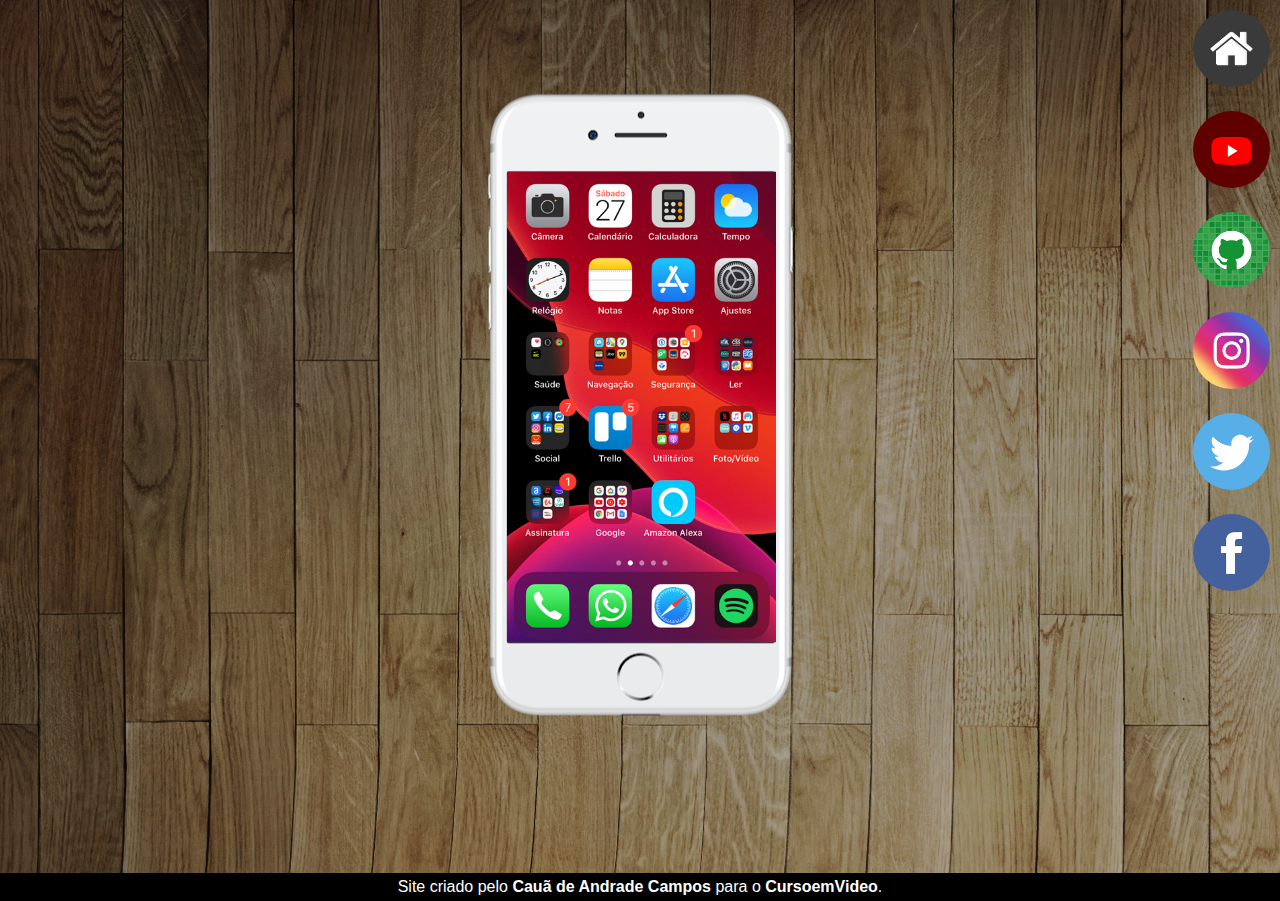
<file: index.html>
<!DOCTYPE html>
<html lang="pt-br">
<head>
    <meta charset="UTF-8">
    <meta name="viewport" content="width=device-width, initial-scale=1.0">
    <title>Redes Sociais</title>
    <link rel="shortcut icon" href="pacote-d013/favicon.ico" type="image/x-icon">
    <link rel="stylesheet" href="style.css">

</head>
<body>
    <main>
        <section id="telefone">
            <iframe src="home.html" frameborder="0" name="tela" id="tela-inicial"></iframe>
        </section>
        
        <section id="redes-sociais">
            <a href="home.html" target="tela"><img src="pacote-d013/imagens/logo-home.jpg" alt="logo home"></a> <br>
            <a href="redes/youtube.html" target="tela"><img src="pacote-d013/imagens/logo-youtube.jpg" alt="logo logo-youtube"></a> <br>
            <a href="redes/github.html" target="tela"><img src="pacote-d013/imagens/logo-github.jpg" alt=""></a> <br>
            <a href="redes/instagram.html" target="tela"><img src="pacote-d013/imagens/logo-instagram.jpg" alt=""></a> <br>
            <a href="redes/twitter.html" target="tela"><img src="pacote-d013/imagens/logo-twitter.jpg" alt=""></a> <br>
            <a href="redes/facebook.html" target="tela"><img src="pacote-d013/imagens/logo-facebook.jpg" alt=""></a> <br>
        </section>
    </main>
    <footer>
        <p>Site criado pelo <a href="https://github.com/Cauaandrade1">Cauã de Andrade Campos</a> para o <a href="https://www.cursoemvideo.com">CursoemVideo</a>.</p>
    </footer>
</body>
</html>
</file>
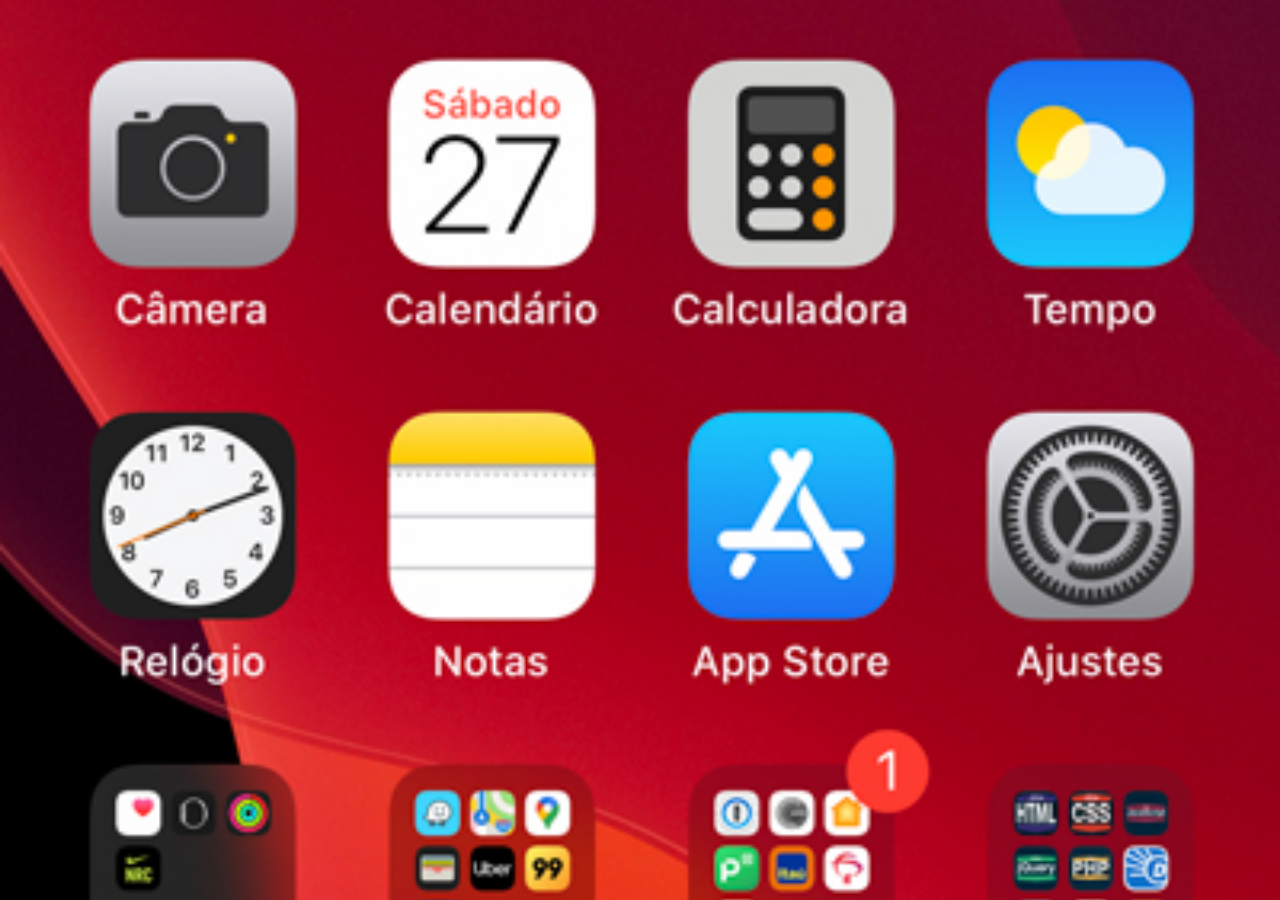
<file: home.html>
<!DOCTYPE html>
<html lang="pt-br">
<head>
    <meta charset="UTF-8">
    <meta name="viewport" content="width=device-width, initial-scale=1.0">
    <title>home</title>
    <style>
        *{
            margin: 0px;
            padding: 0px;
        }
        body{
            width: 100vw;
            height: 100vh;
            background-image: url(pacote-d013/imagens/tela-home.jpg);
            background-repeat: no-repeat;
            background-position: center top;
            background-size: cover;
        }
    </style>
</head>
<body>
    
</body>
</html>
</file>
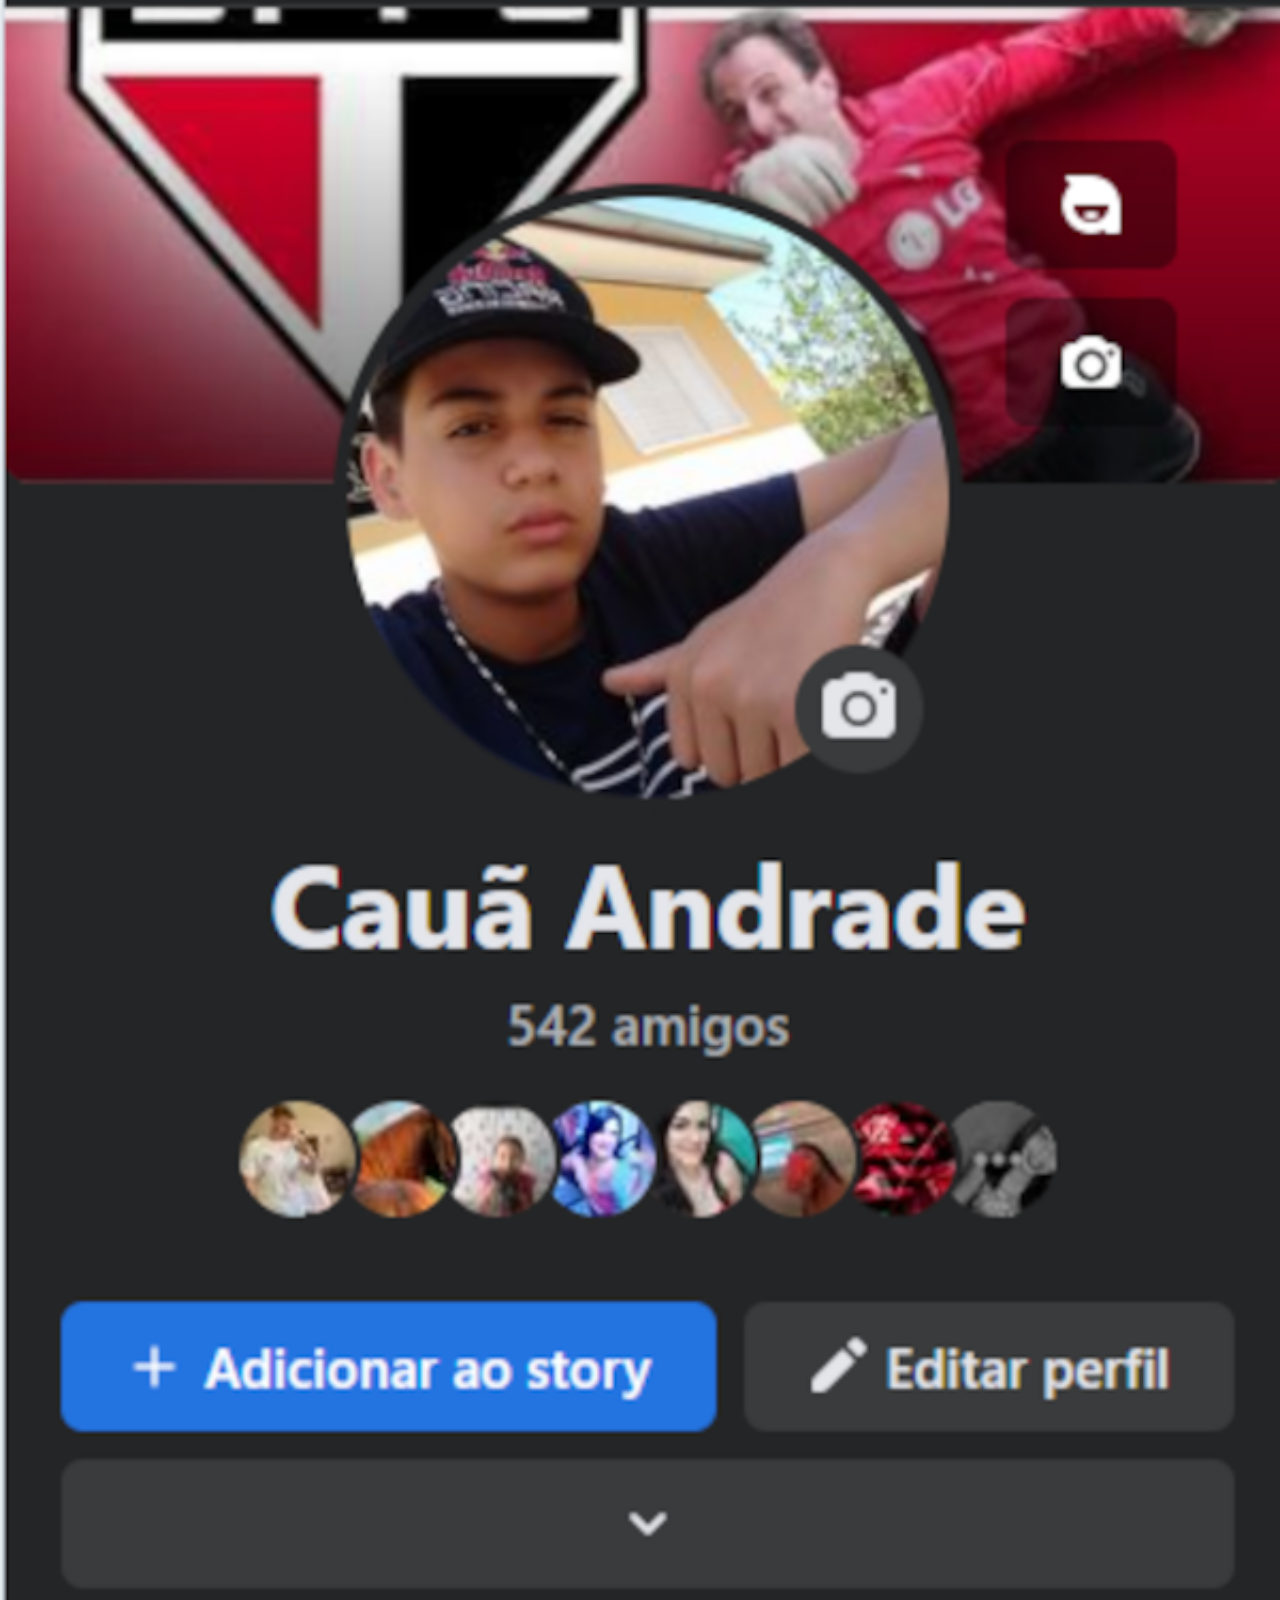
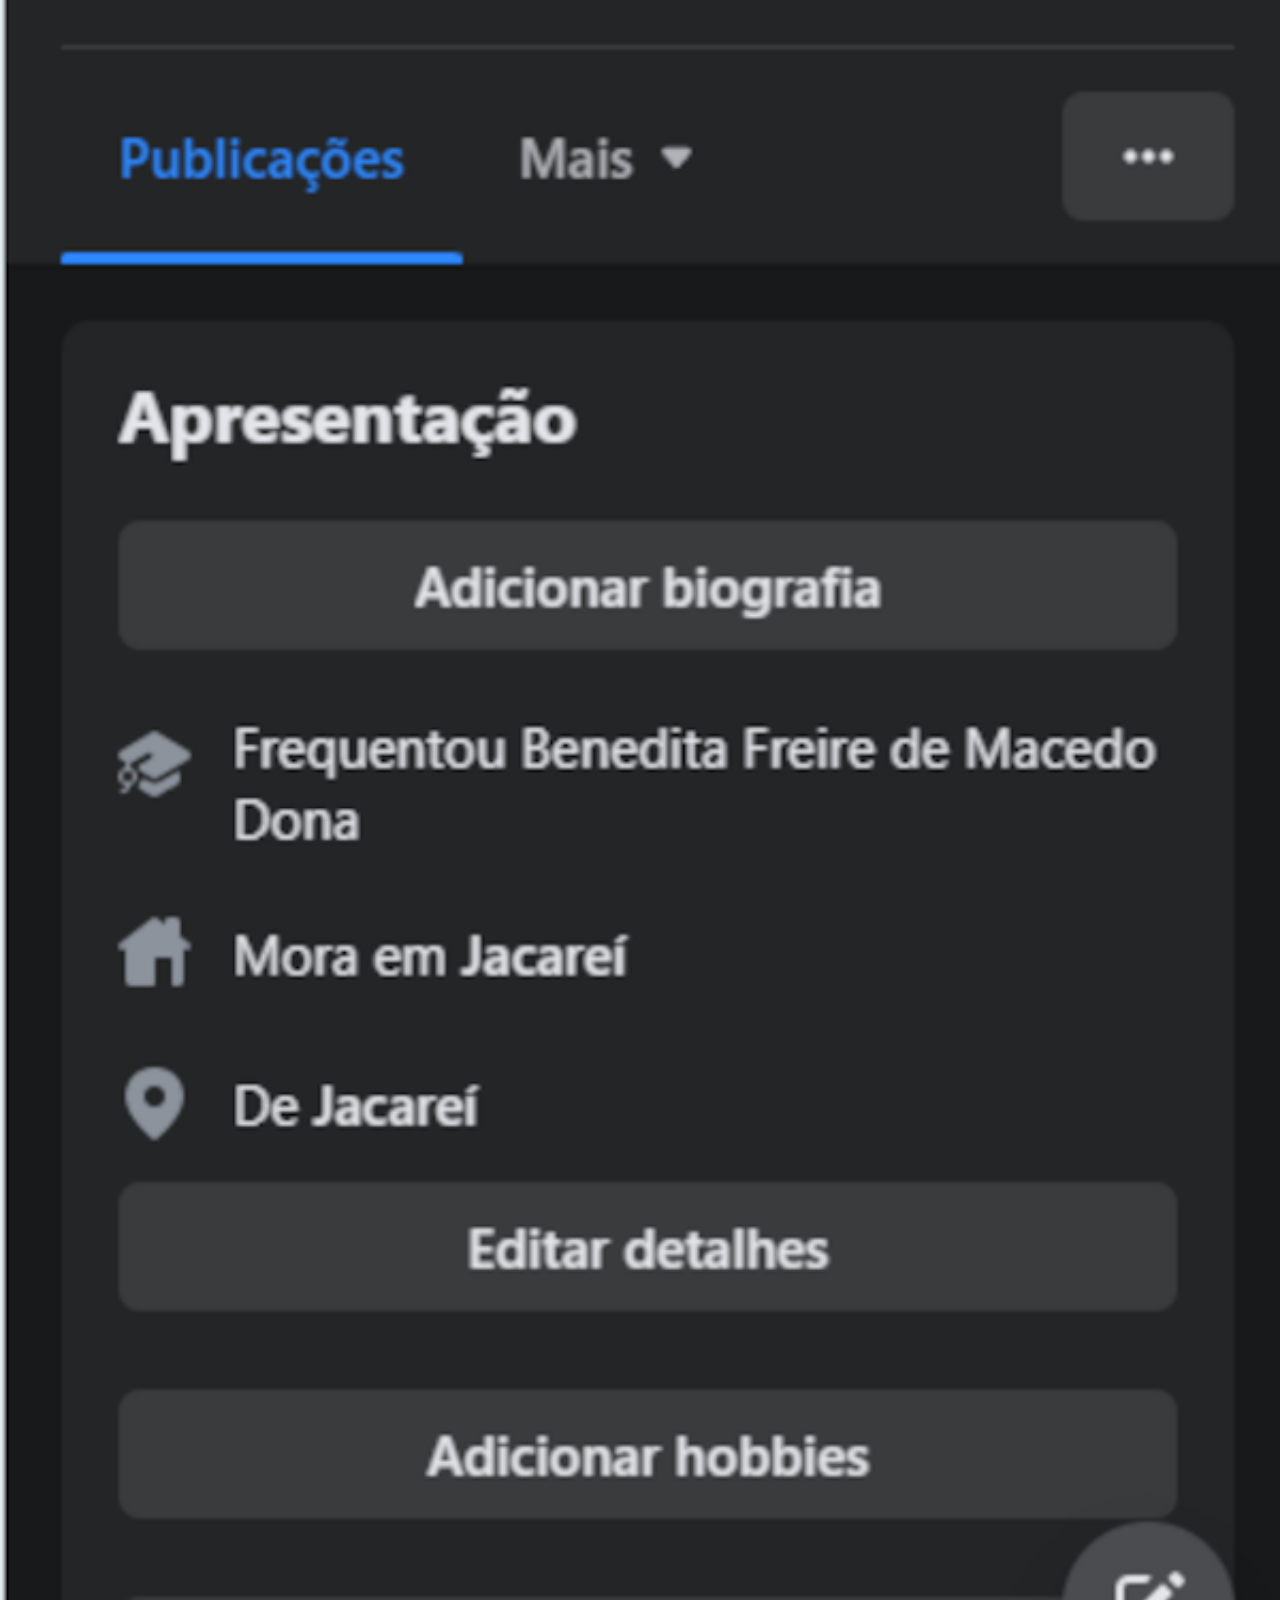
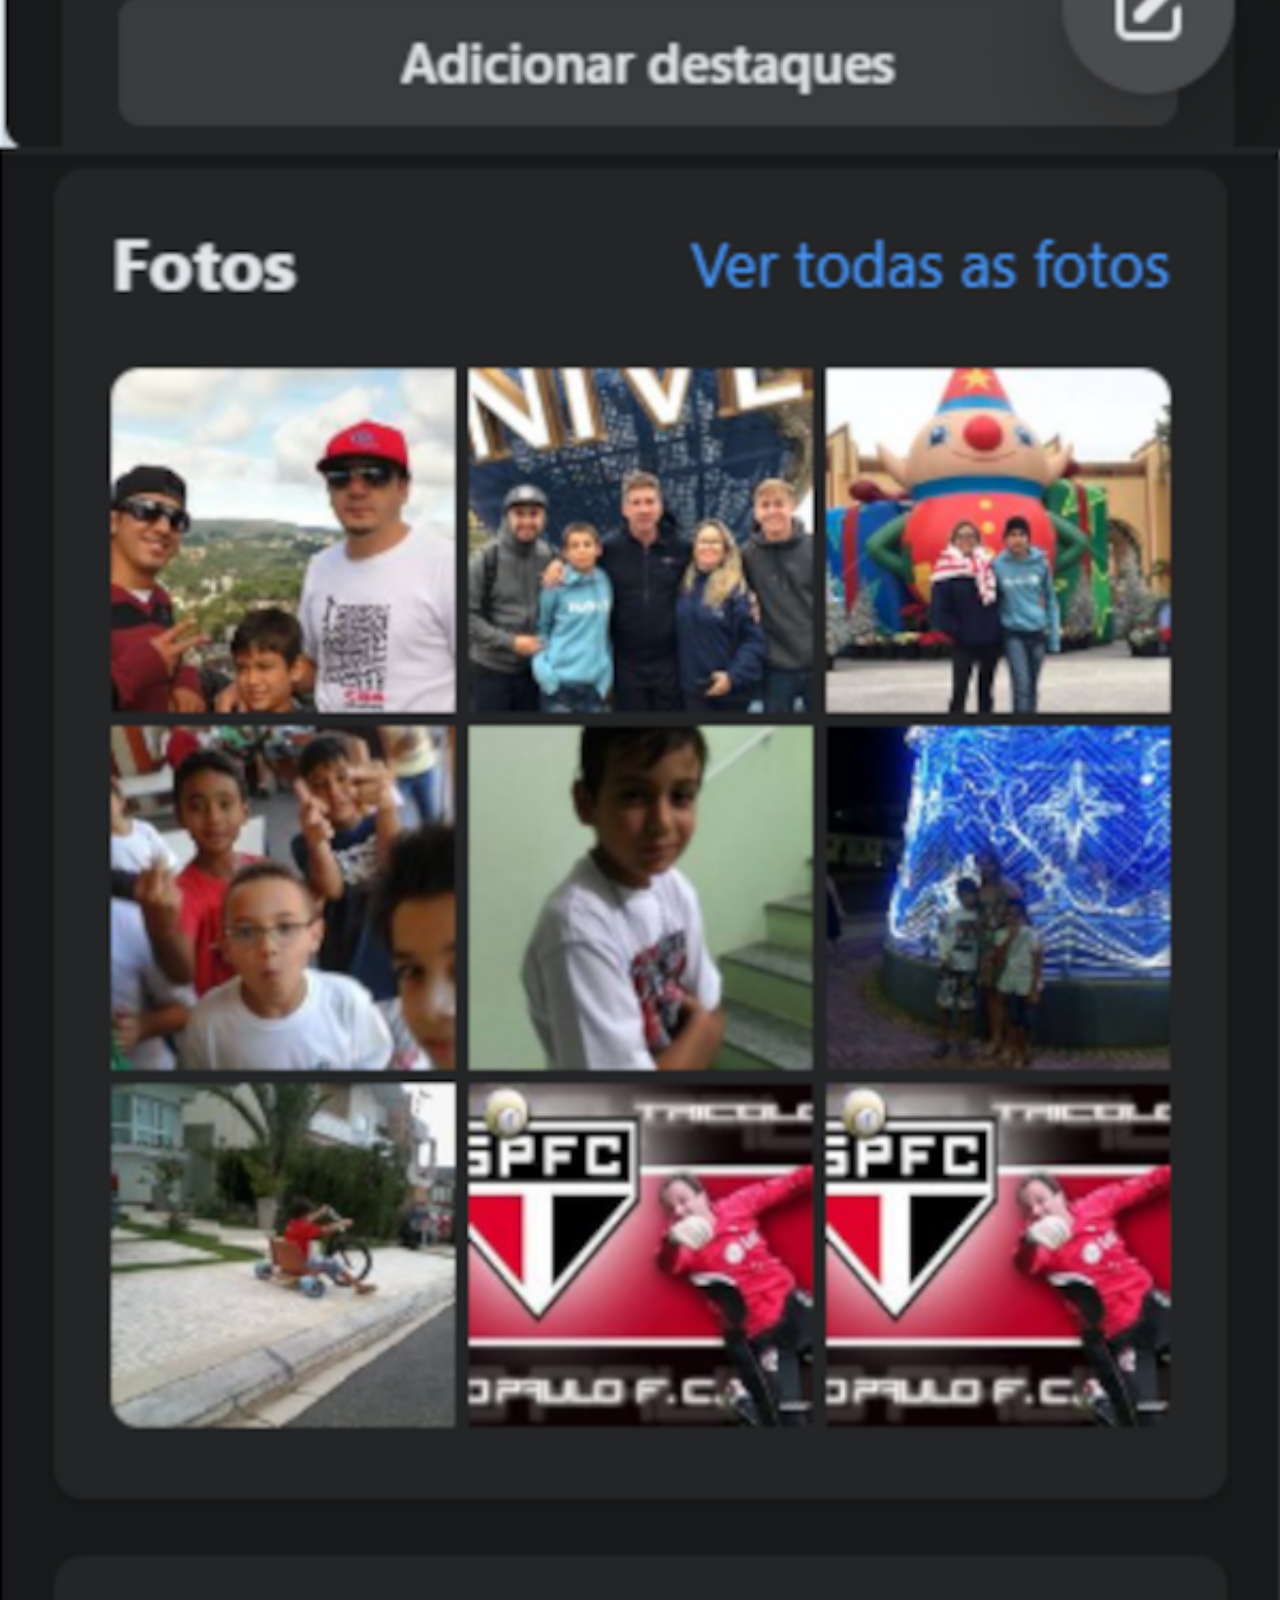
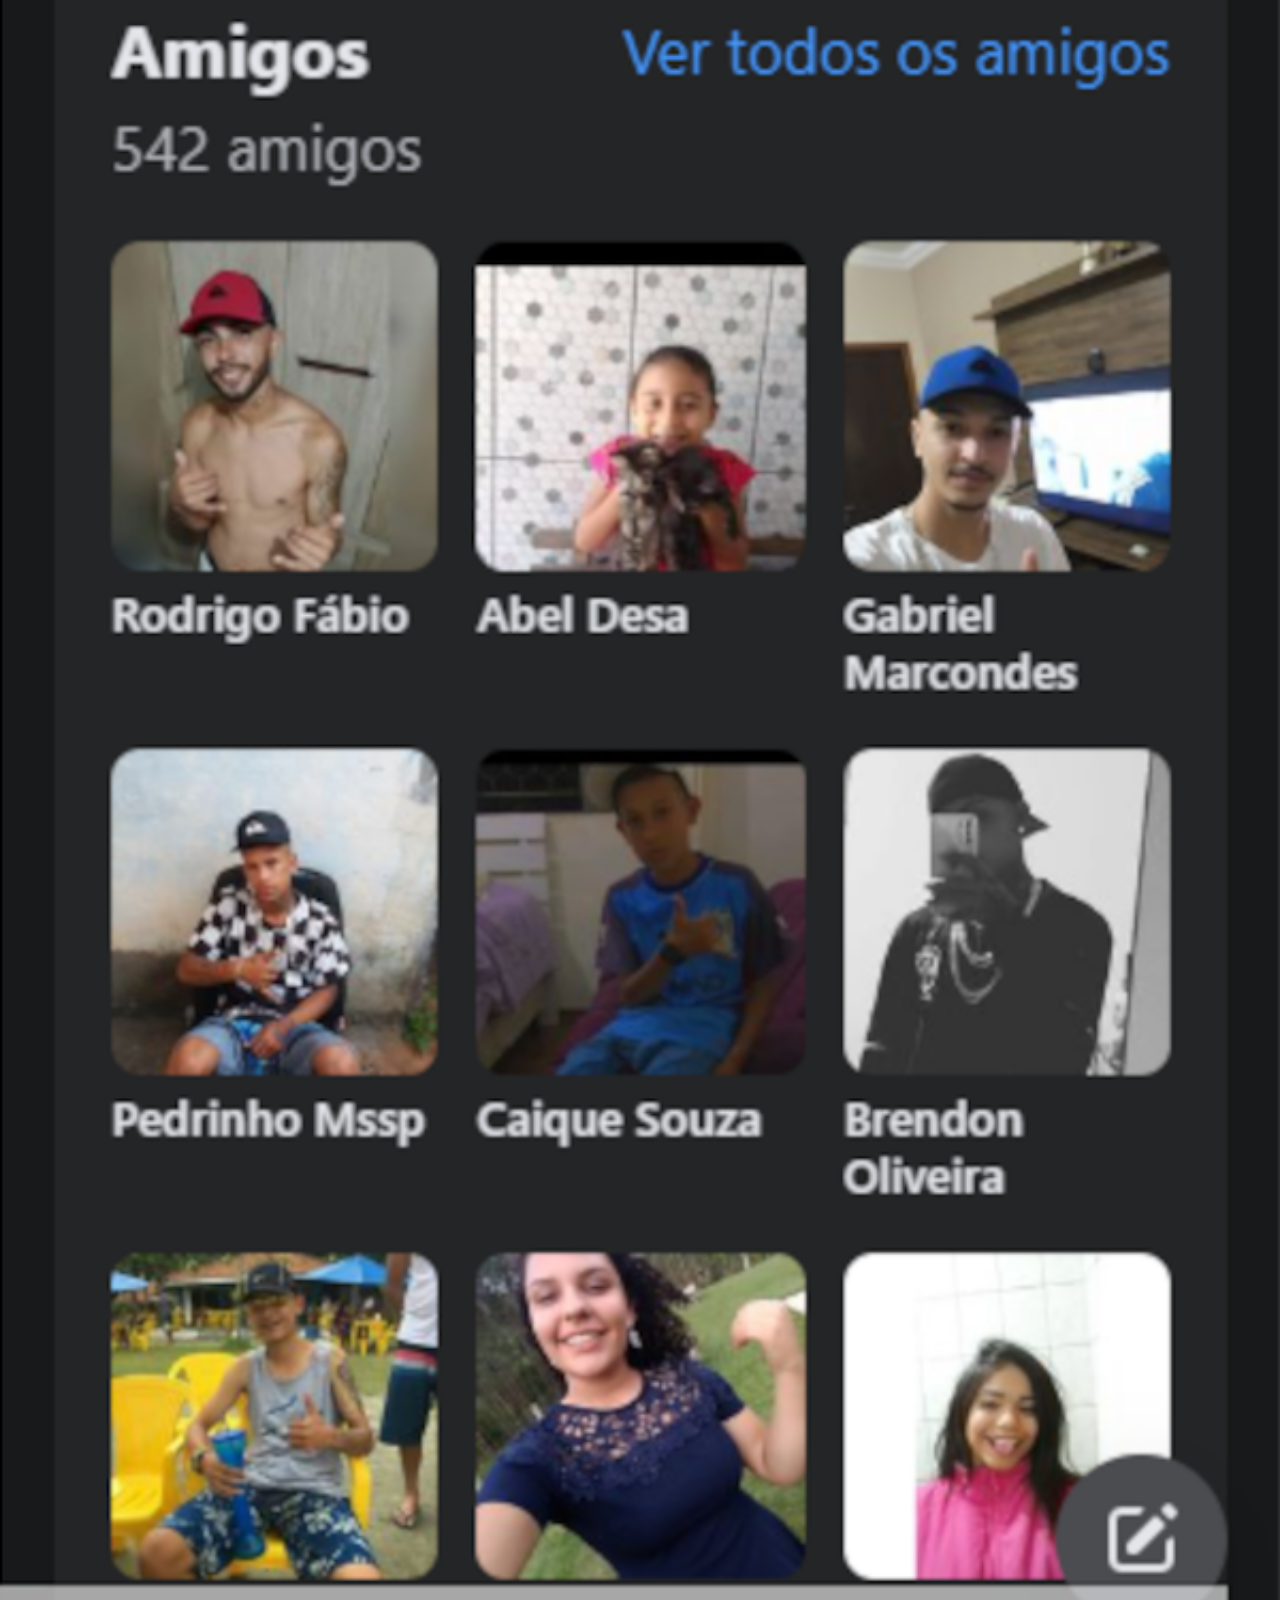
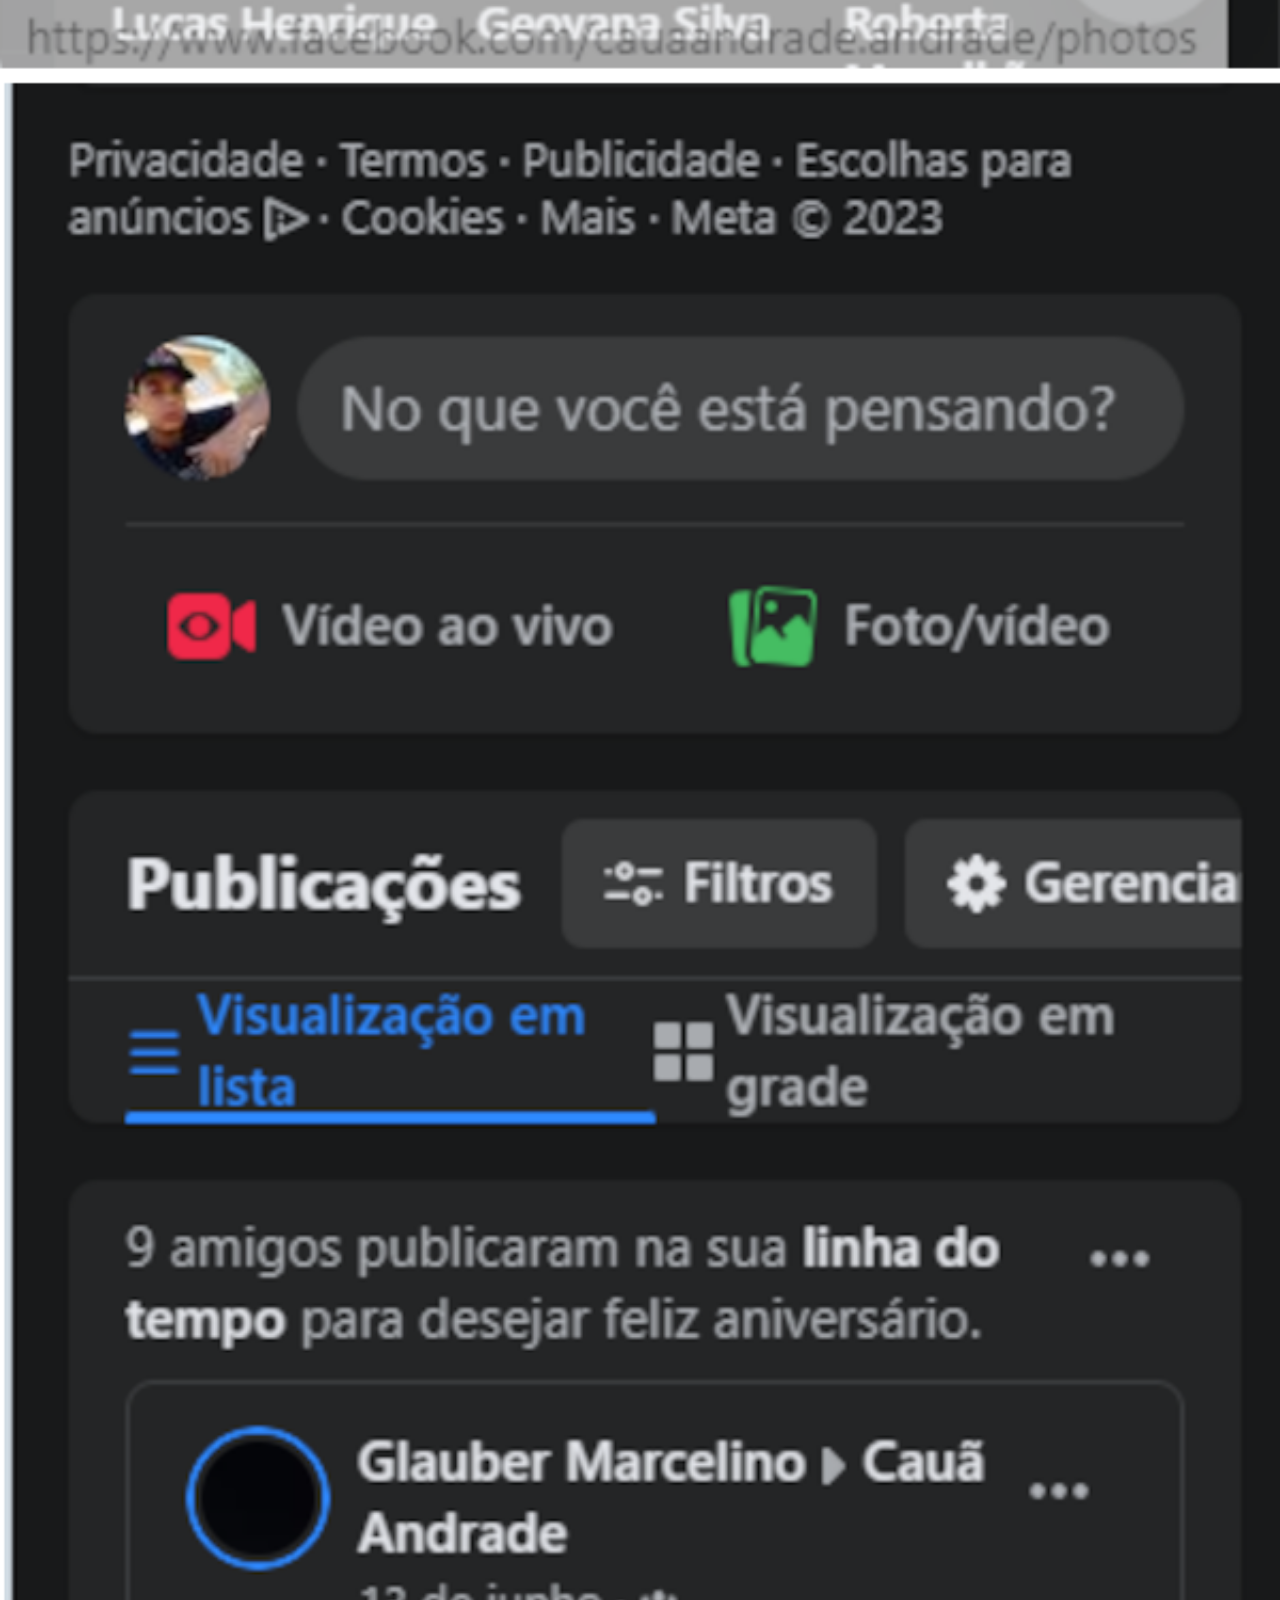
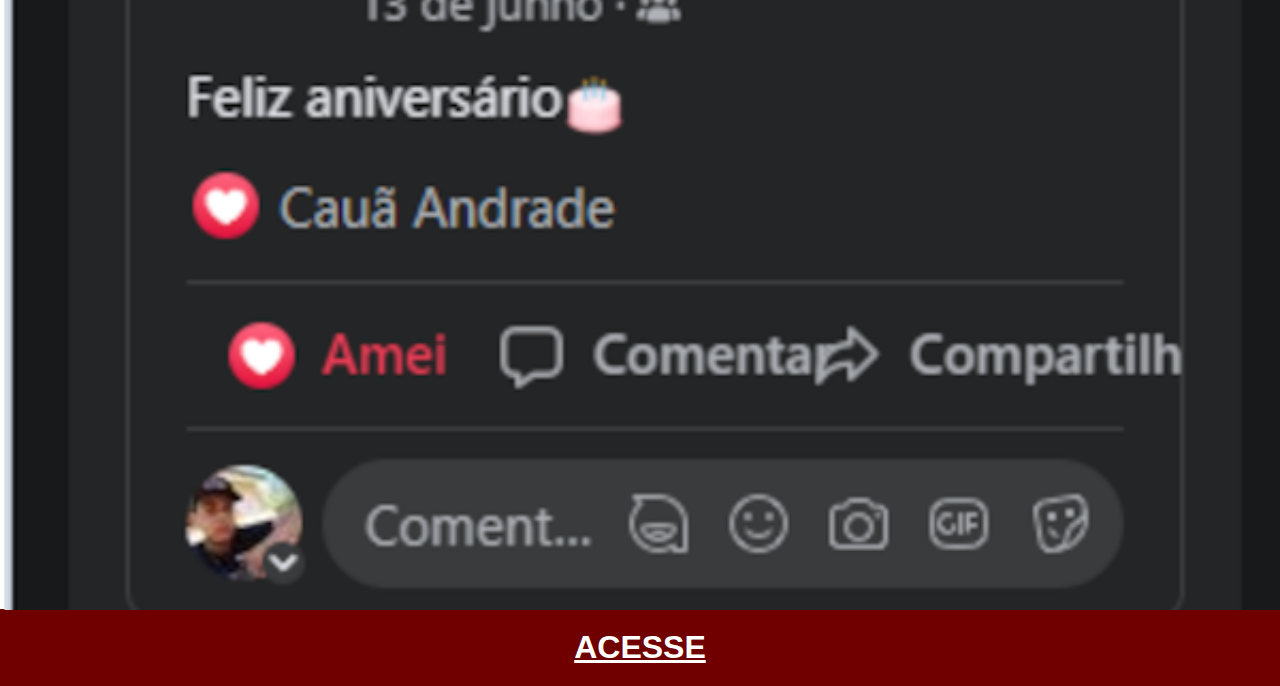
<file: redes/facebook.html>
<!DOCTYPE html>
<html lang="pt-br">
<head>
    <meta charset="UTF-8">
    <meta name="viewport" content="width=device-width, initial-scale=1.0">
    <title>Youtube</title>
    <style>
        *{
            margin: 0px;
            padding: 0px;
        }
        body{
            font-family: Arial, Helvetica, sans-serif;
            
        }

        ::-webkit-scrollbar{
            width: 0px;
            height: 0px;
        }

        img{
            width: 100vw;
        }

        a{
            display: block;
            background-color: rgb(112, 0, 0);
            text-align: center;
            font-weight: bolder;
            font-size: 200%;
            color: white;   
            padding: 20px; 
            margin: -5px;
        }
        

    </style>
</head>
<body>
    <img src="../pacote-d013/imagens/facebook1.png" alt="youtube">
    <div ><a href="https://www.facebook.com/cauaandrade.andrade/?locale=pt_BR" target="_blank">ACESSE</a></div>
</body>
</html>
</file>
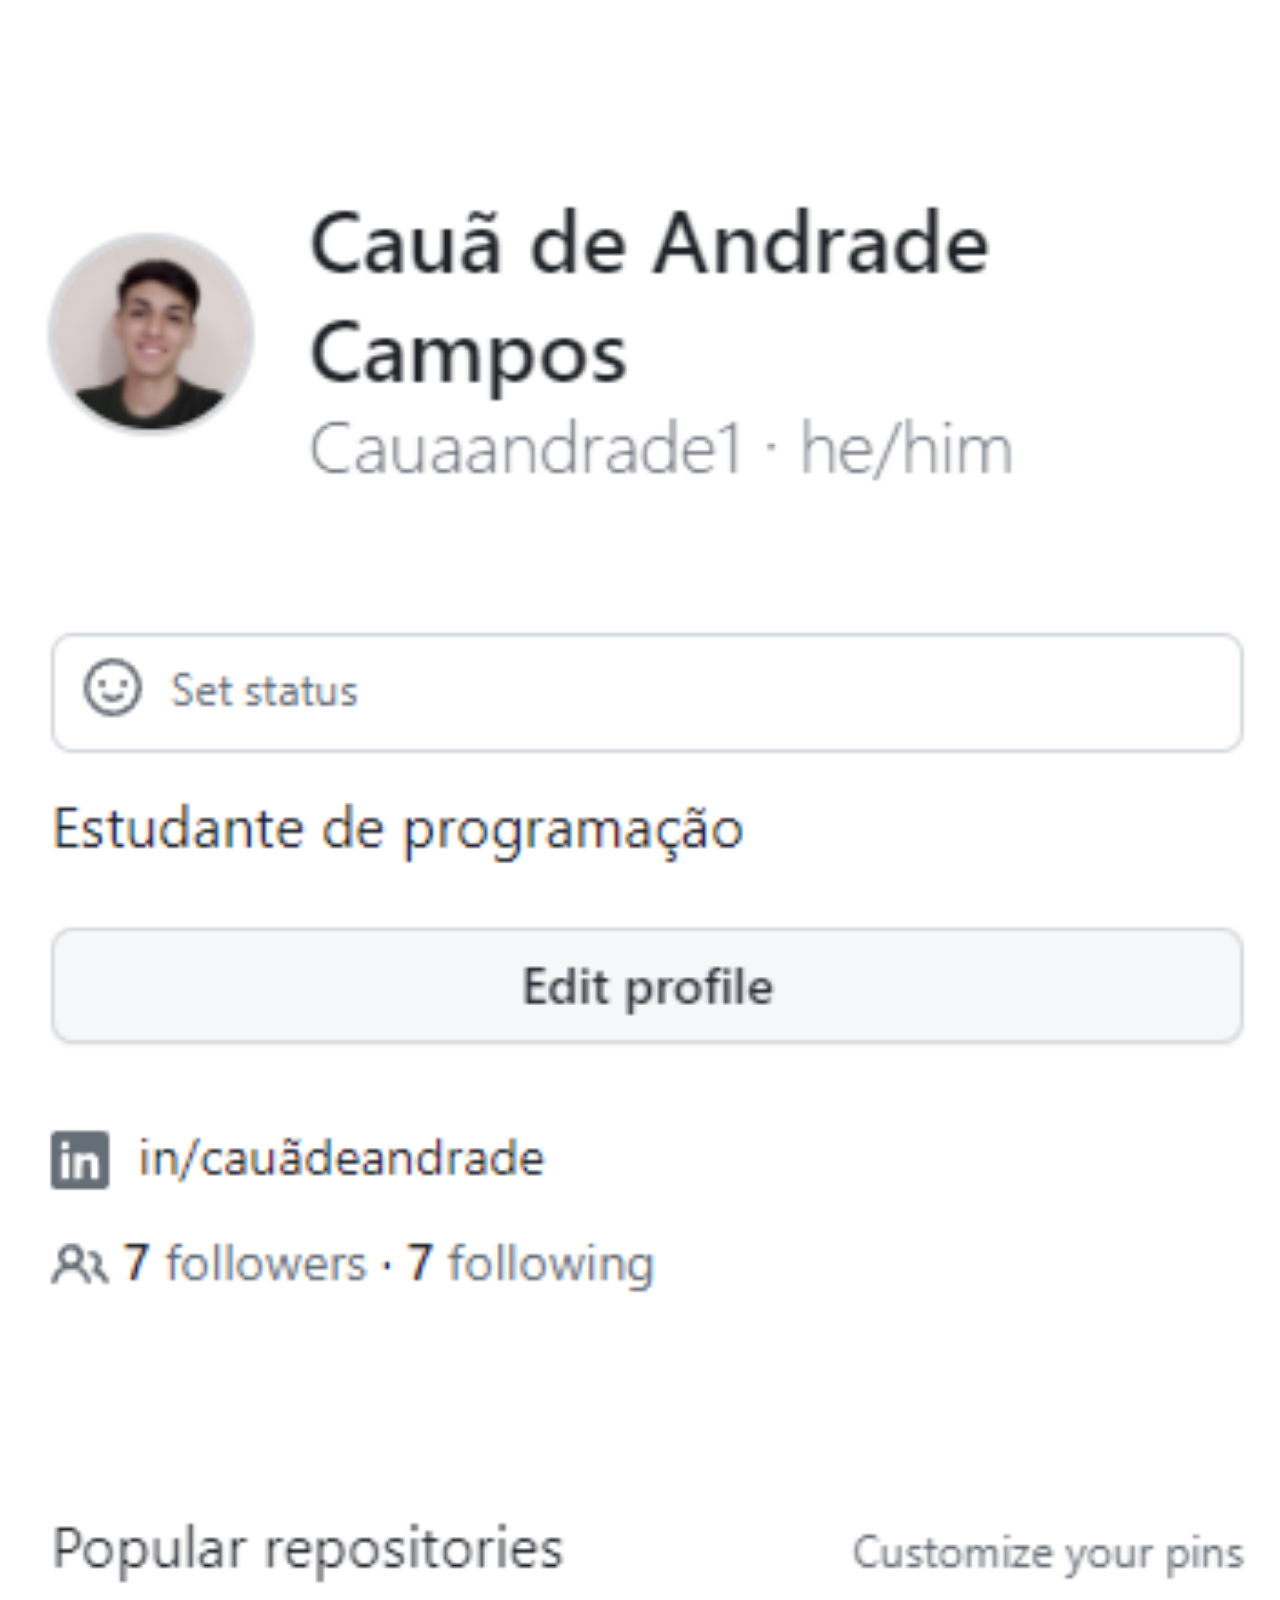
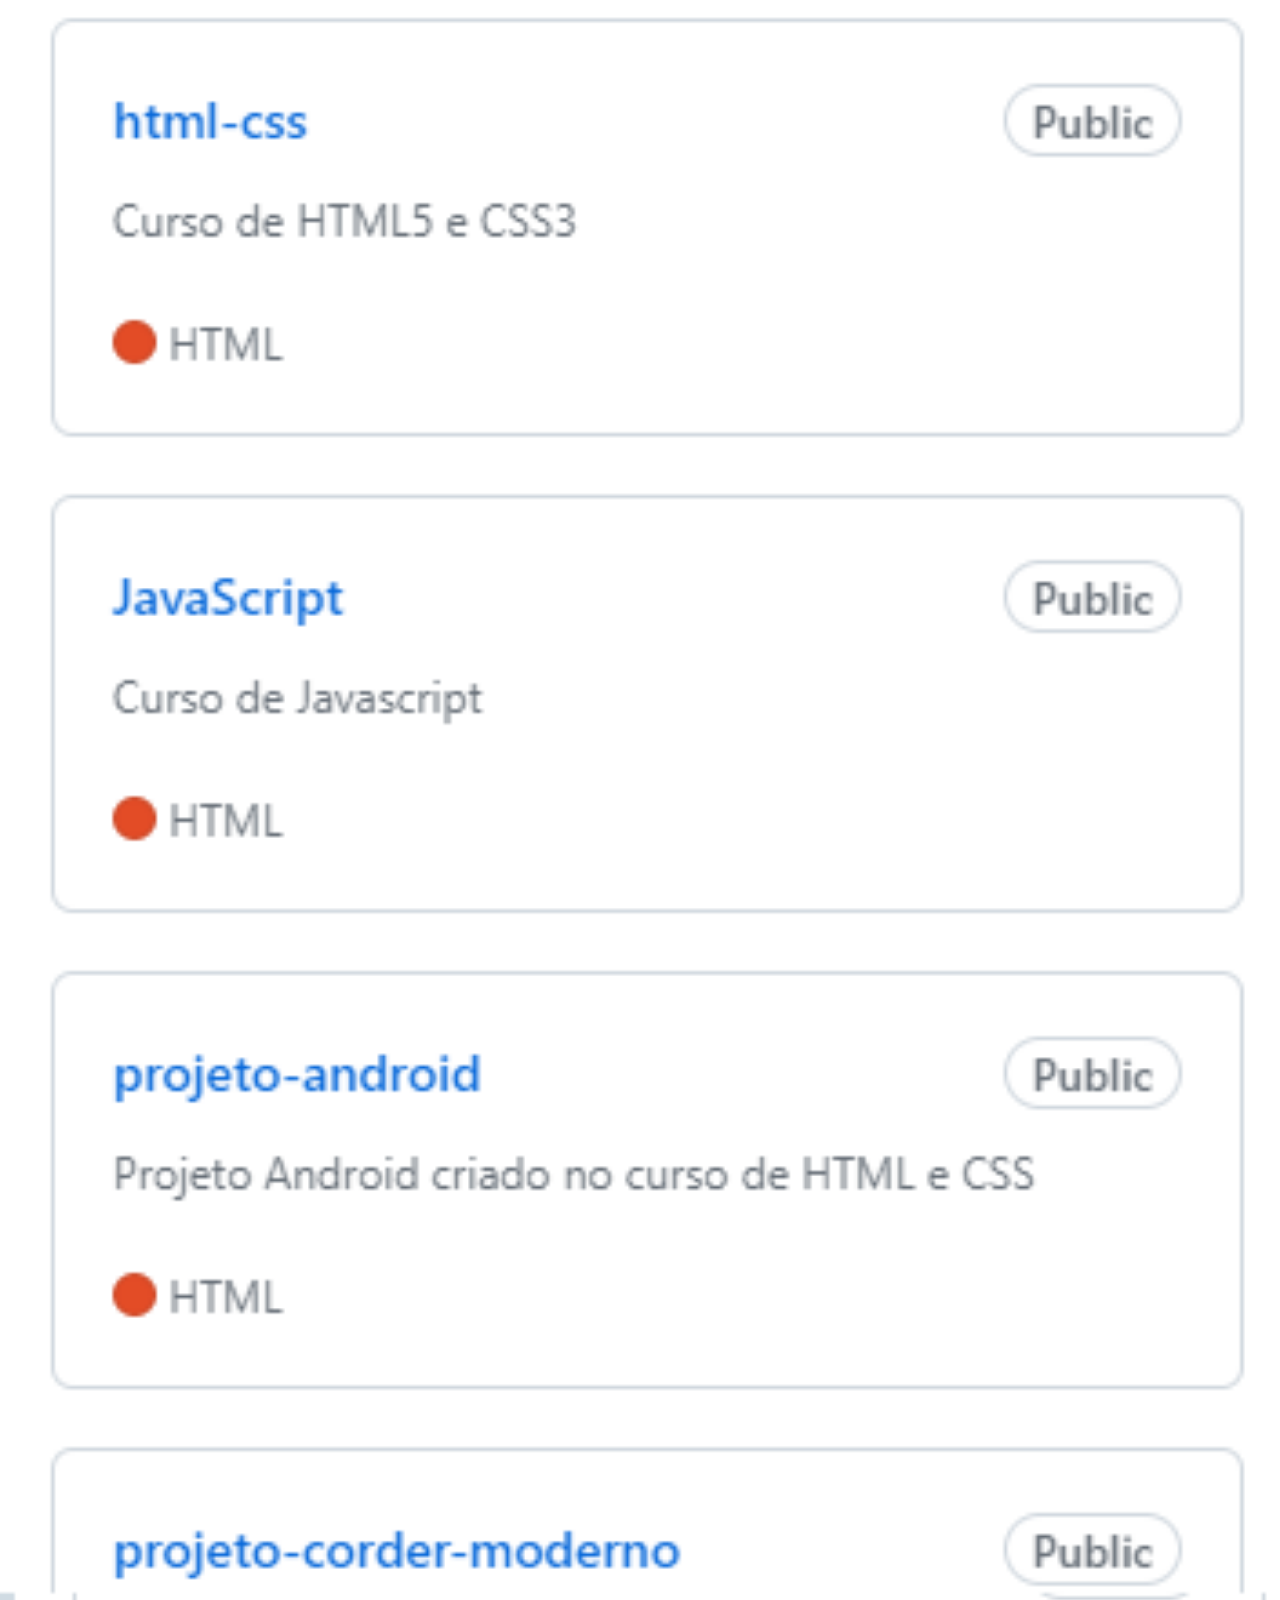
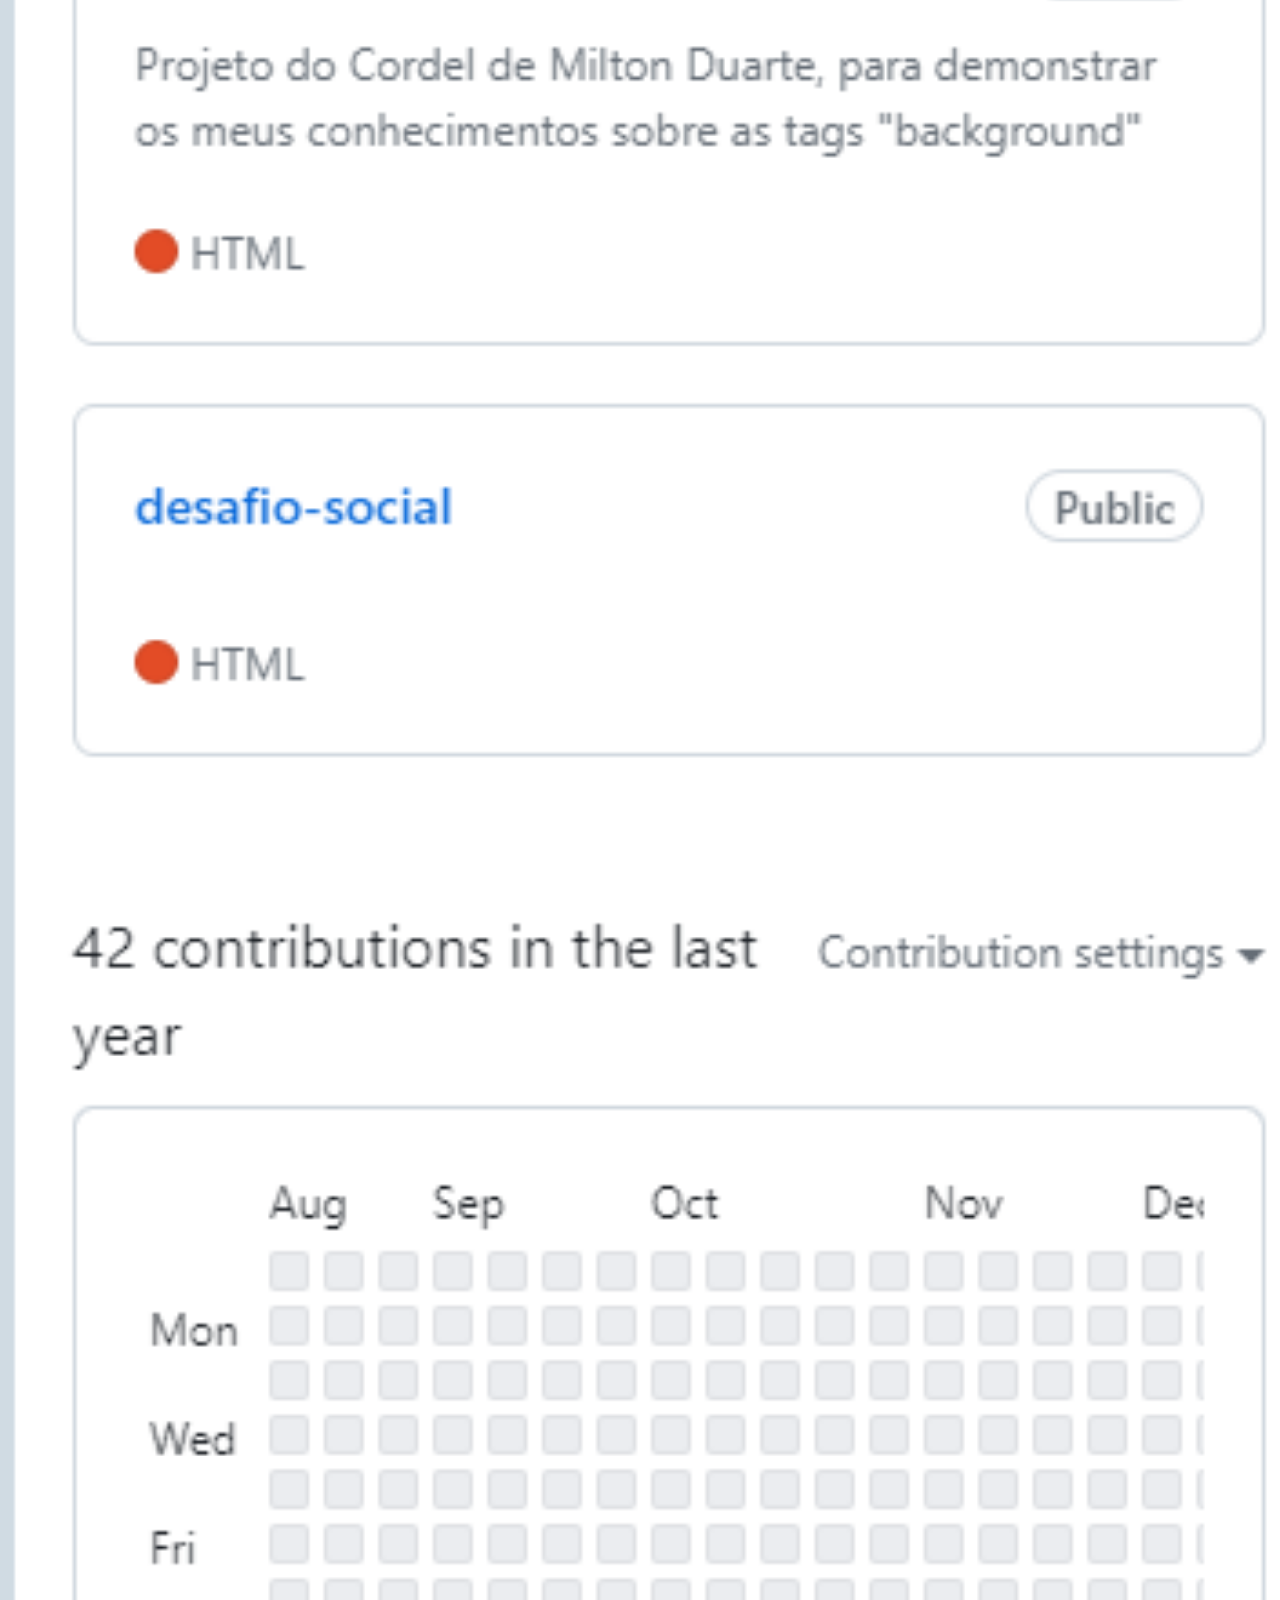
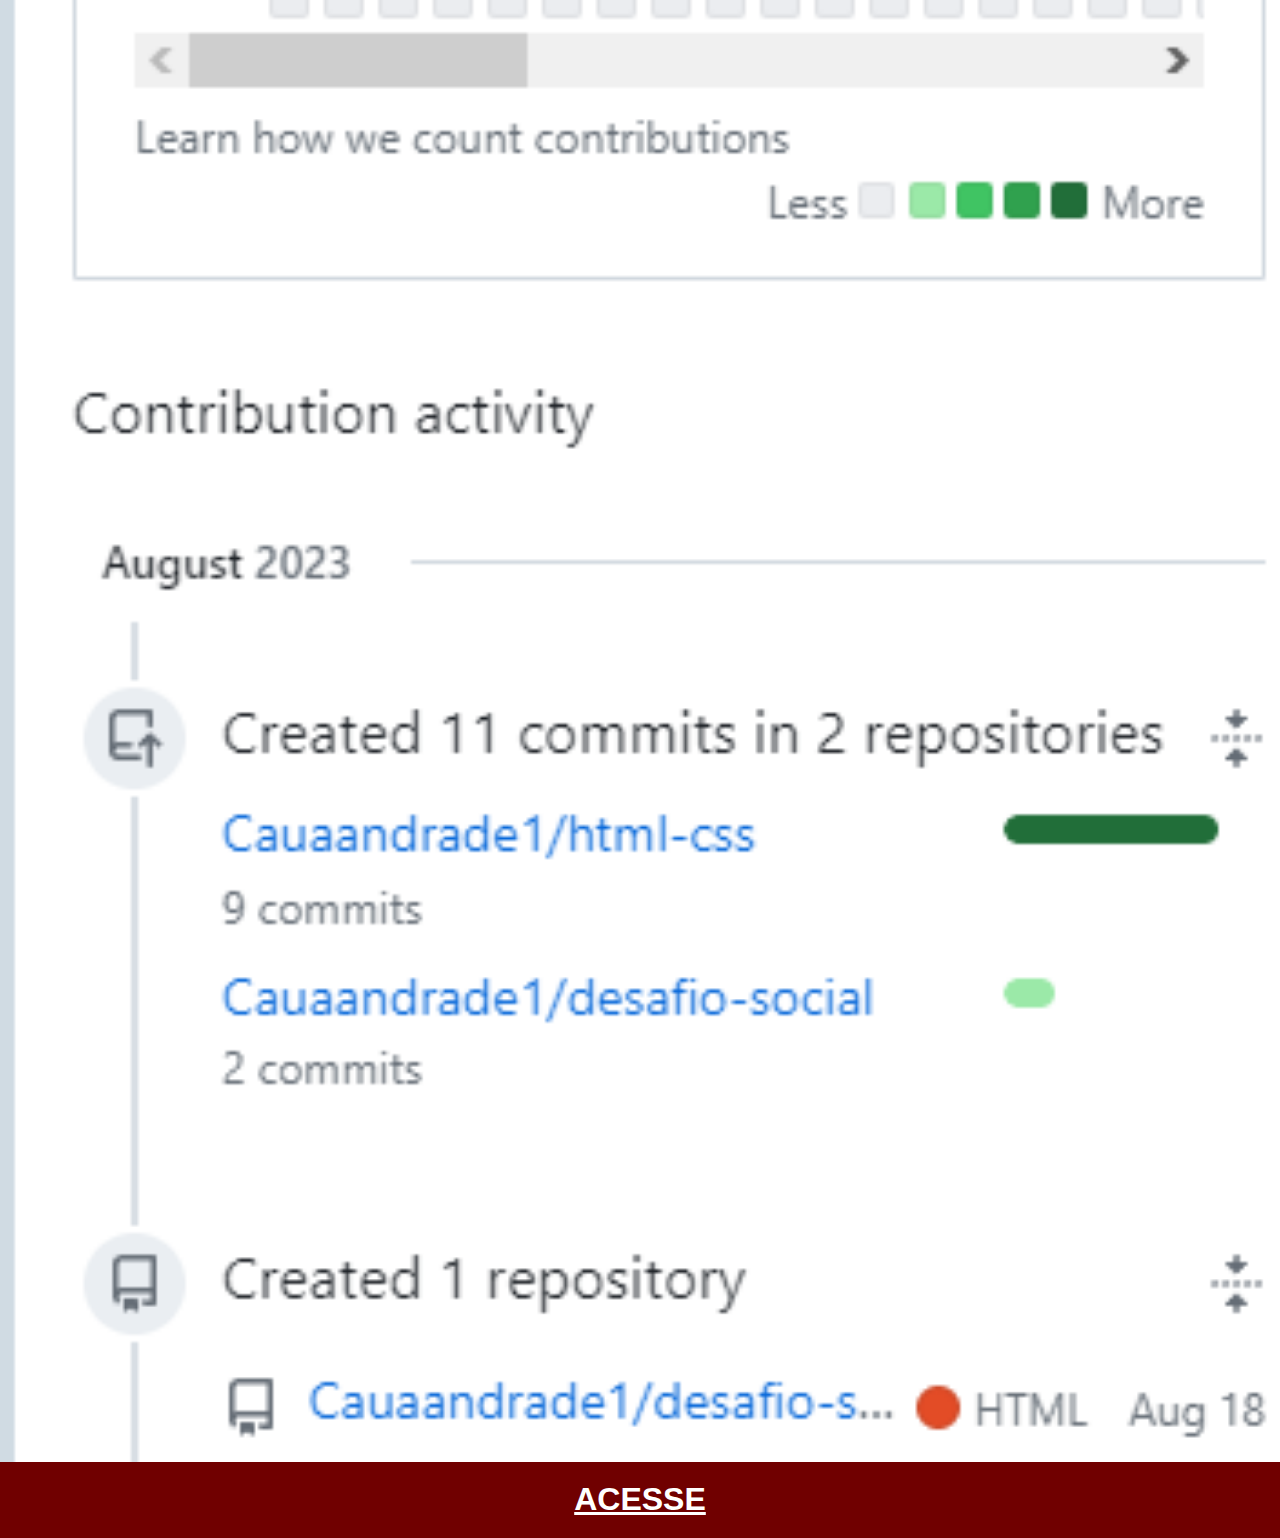
<file: redes/github.html>
<!DOCTYPE html>
<html lang="pt-br">
<head>
    <meta charset="UTF-8">
    <meta name="viewport" content="width=device-width, initial-scale=1.0">
    <title>Youtube</title>
    <style>
        *{
            margin: 0px;
            padding: 0px;
        }
        body{
            font-family: Arial, Helvetica, sans-serif;
            
        }

        ::-webkit-scrollbar{
            width: 0px;
            height: 0px;
        }

        img{
            width: 100vw;
        }

        a{
            display: block;
            background-color: rgb(112, 0, 0);
            text-align: center;
            font-weight: bolder;
            font-size: 200%;
            color: white;   
            padding: 20px; 
            margin: -5px;
        }
        

    </style>
</head>
<body>
    <img src="../pacote-d013/imagens/github1.png" alt="youtube">
    <div ><a href="https://github.com/Cauaandrade1" target="_blank">ACESSE</a></div>
</body>
</html>
</file>
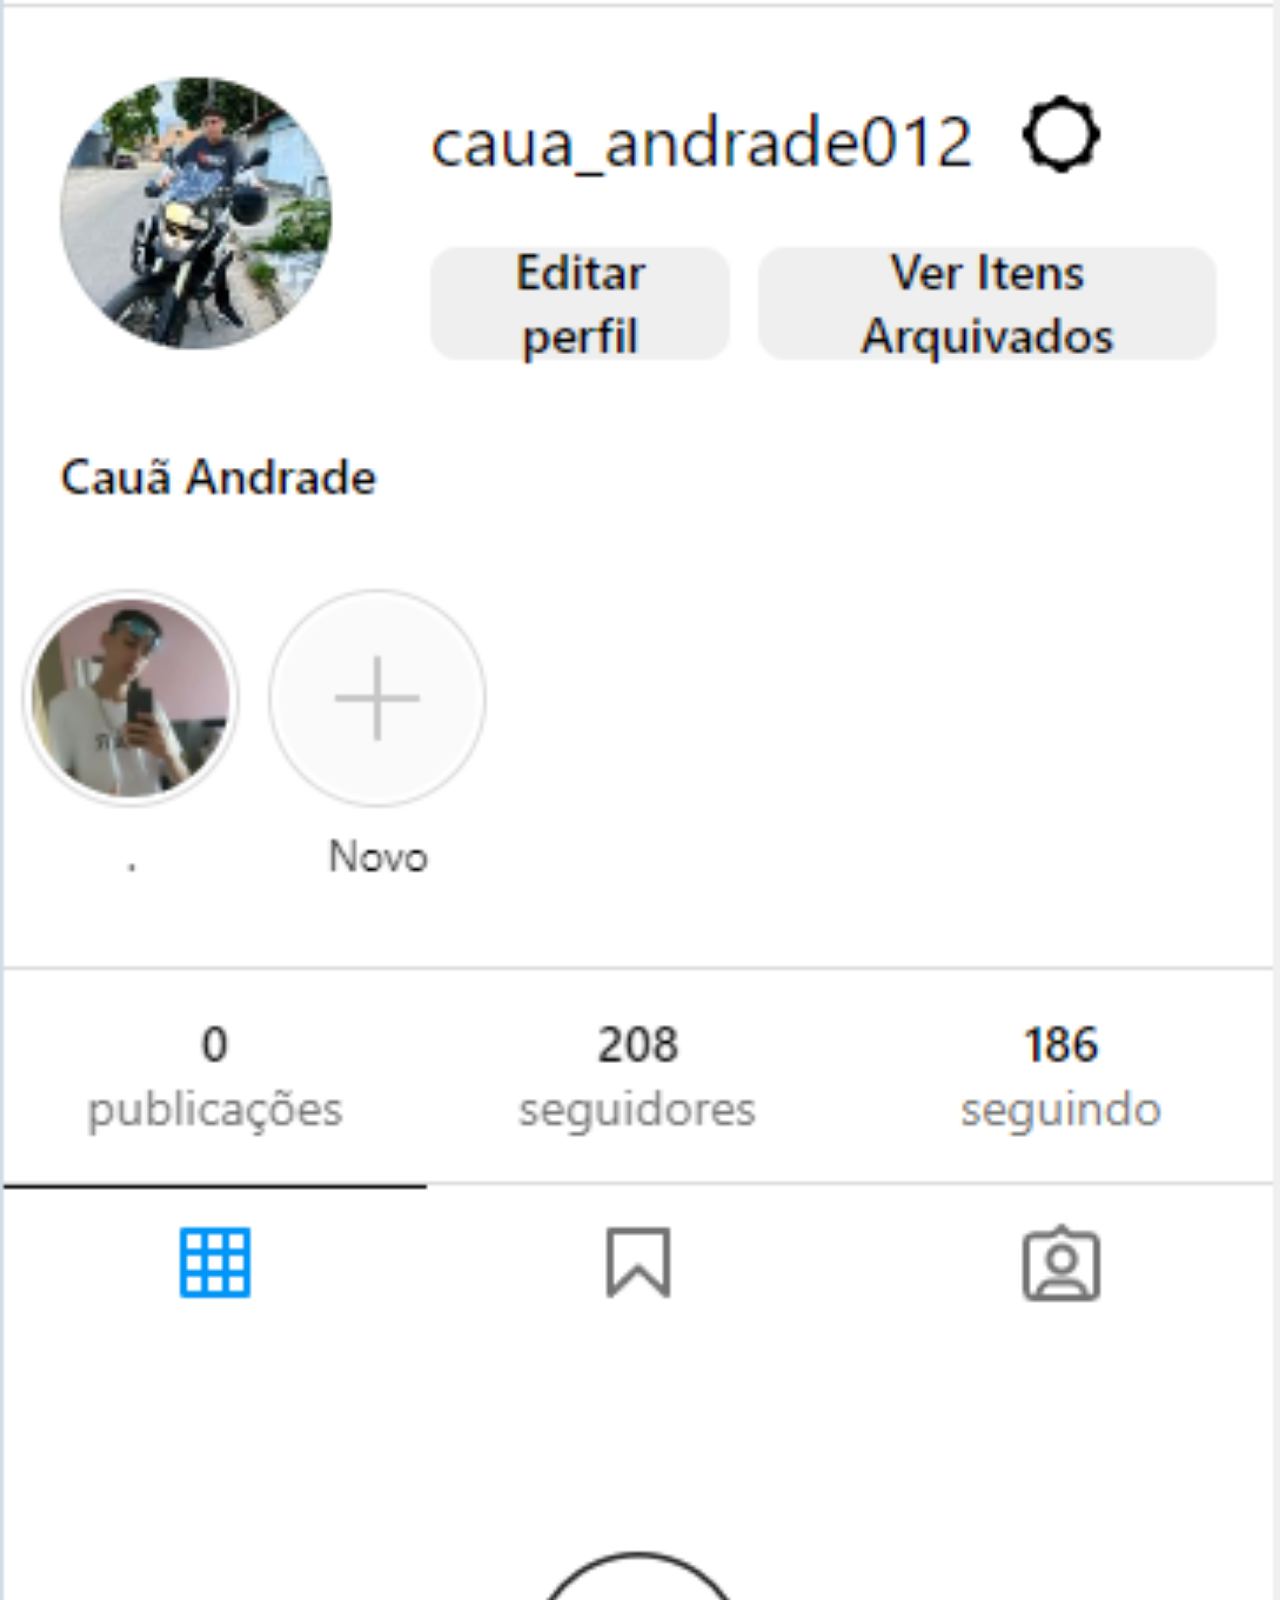
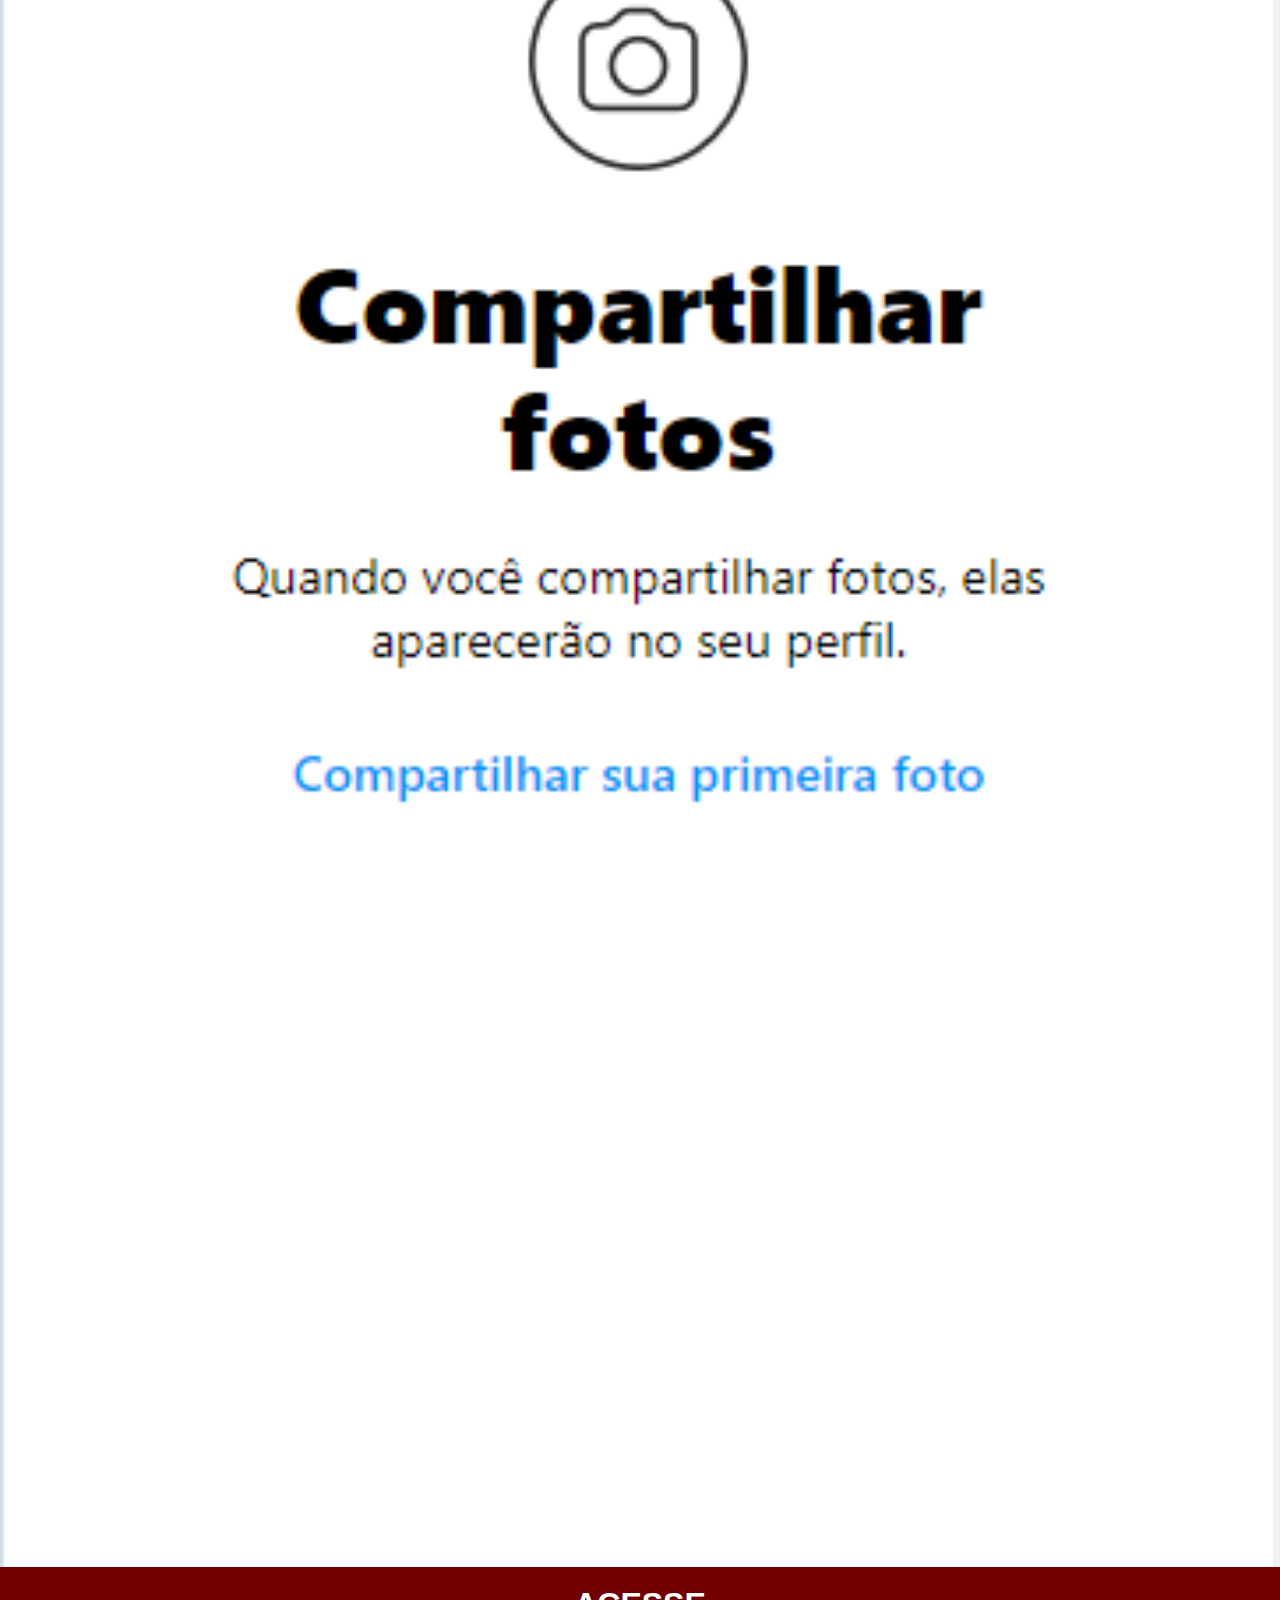
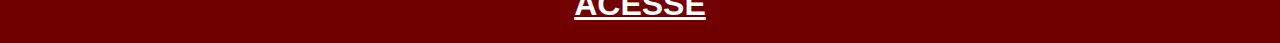
<file: redes/instagram.html>
<!DOCTYPE html>
<html lang="pt-br">
<head>
    <meta charset="UTF-8">
    <meta name="viewport" content="width=device-width, initial-scale=1.0">
    <title>Youtube</title>
    <style>
        *{
            margin: 0px;
            padding: 0px;
        }
        body{
            font-family: Arial, Helvetica, sans-serif;
            
        }

        ::-webkit-scrollbar{
            width: 0px;
            height: 0px;
        }

        img{
            width: 100vw;
        }

        a{
            display: block;
            background-color: rgb(112, 0, 0);
            text-align: center;
            font-weight: bolder;
            font-size: 200%;
            color: white;   
            padding: 20px; 
            margin: -5px;
        }
        

    </style>
</head>
<body>
    <img src="../pacote-d013/imagens/insta1.png" alt="youtube">
    <div ><a href="https://www.instagram.com/gustavoguanabara/" target="_blank">ACESSE</a></div>
</body>
</html>
</file>
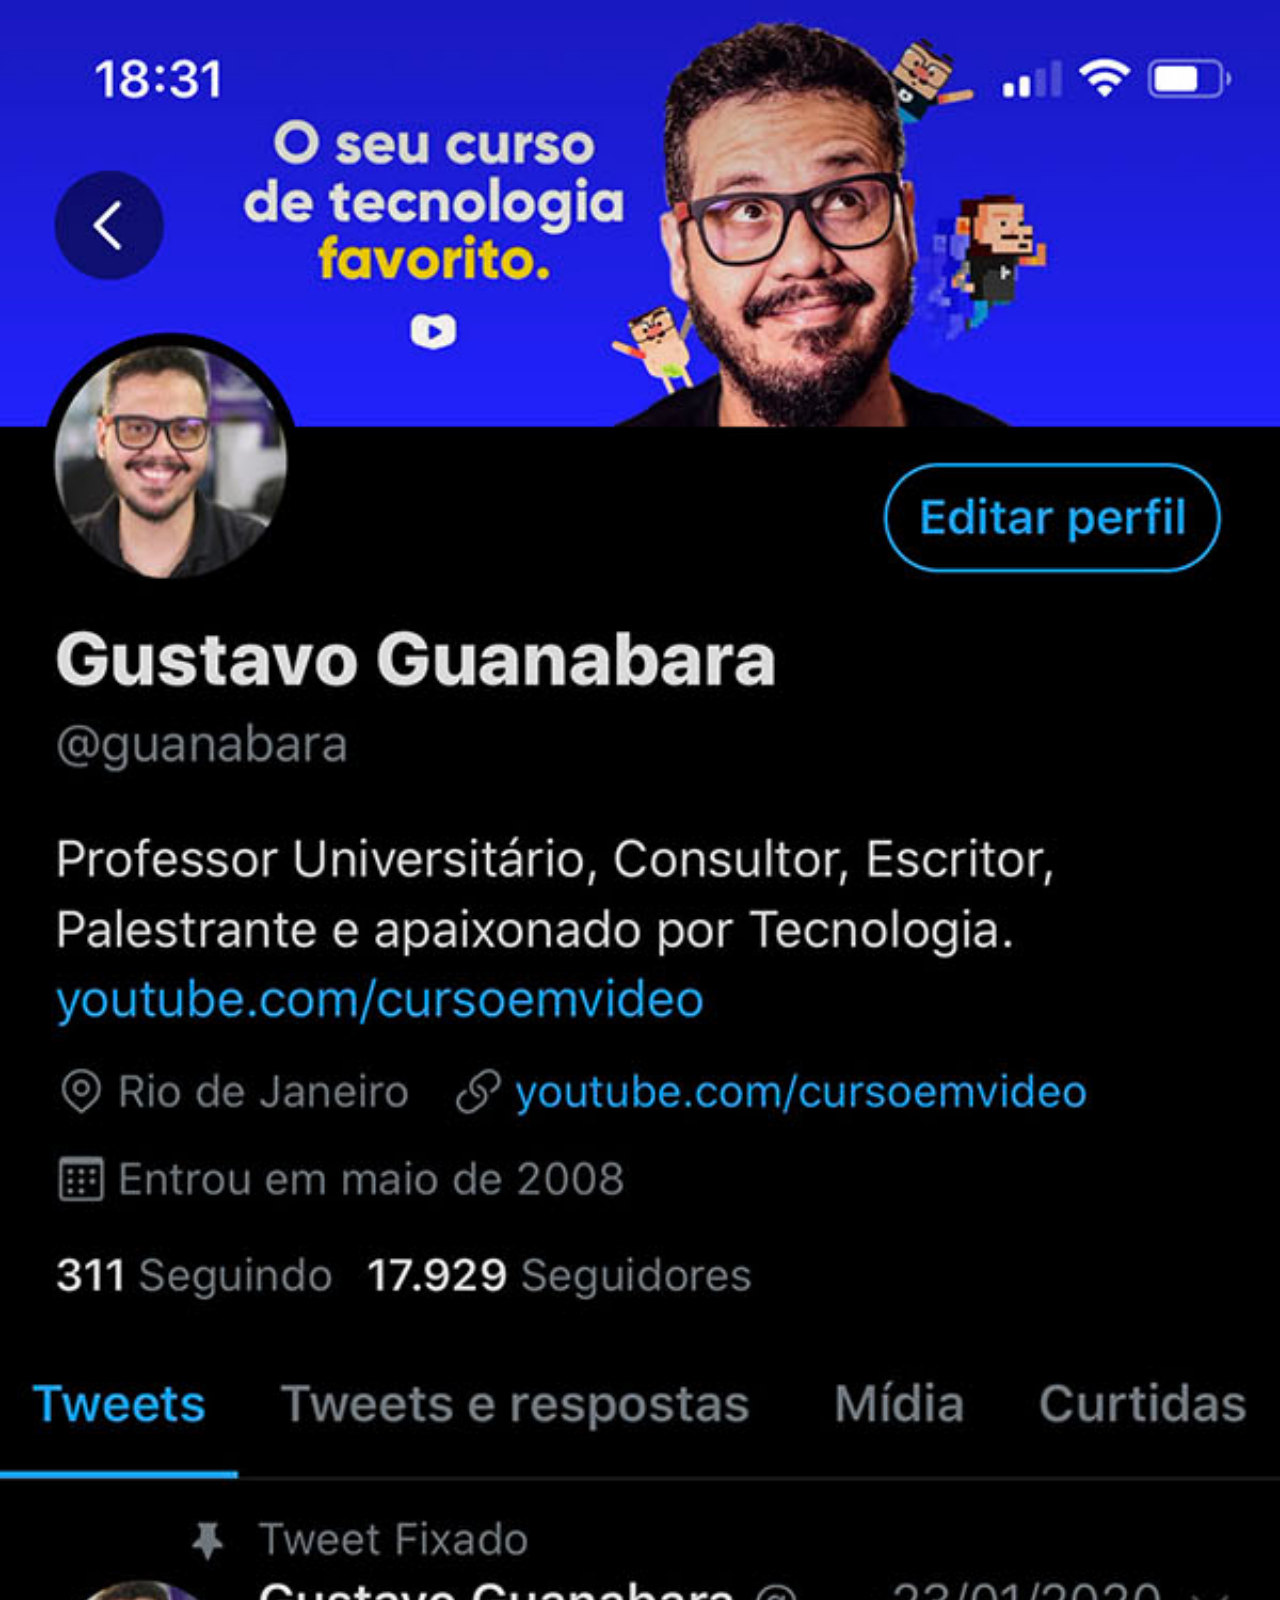
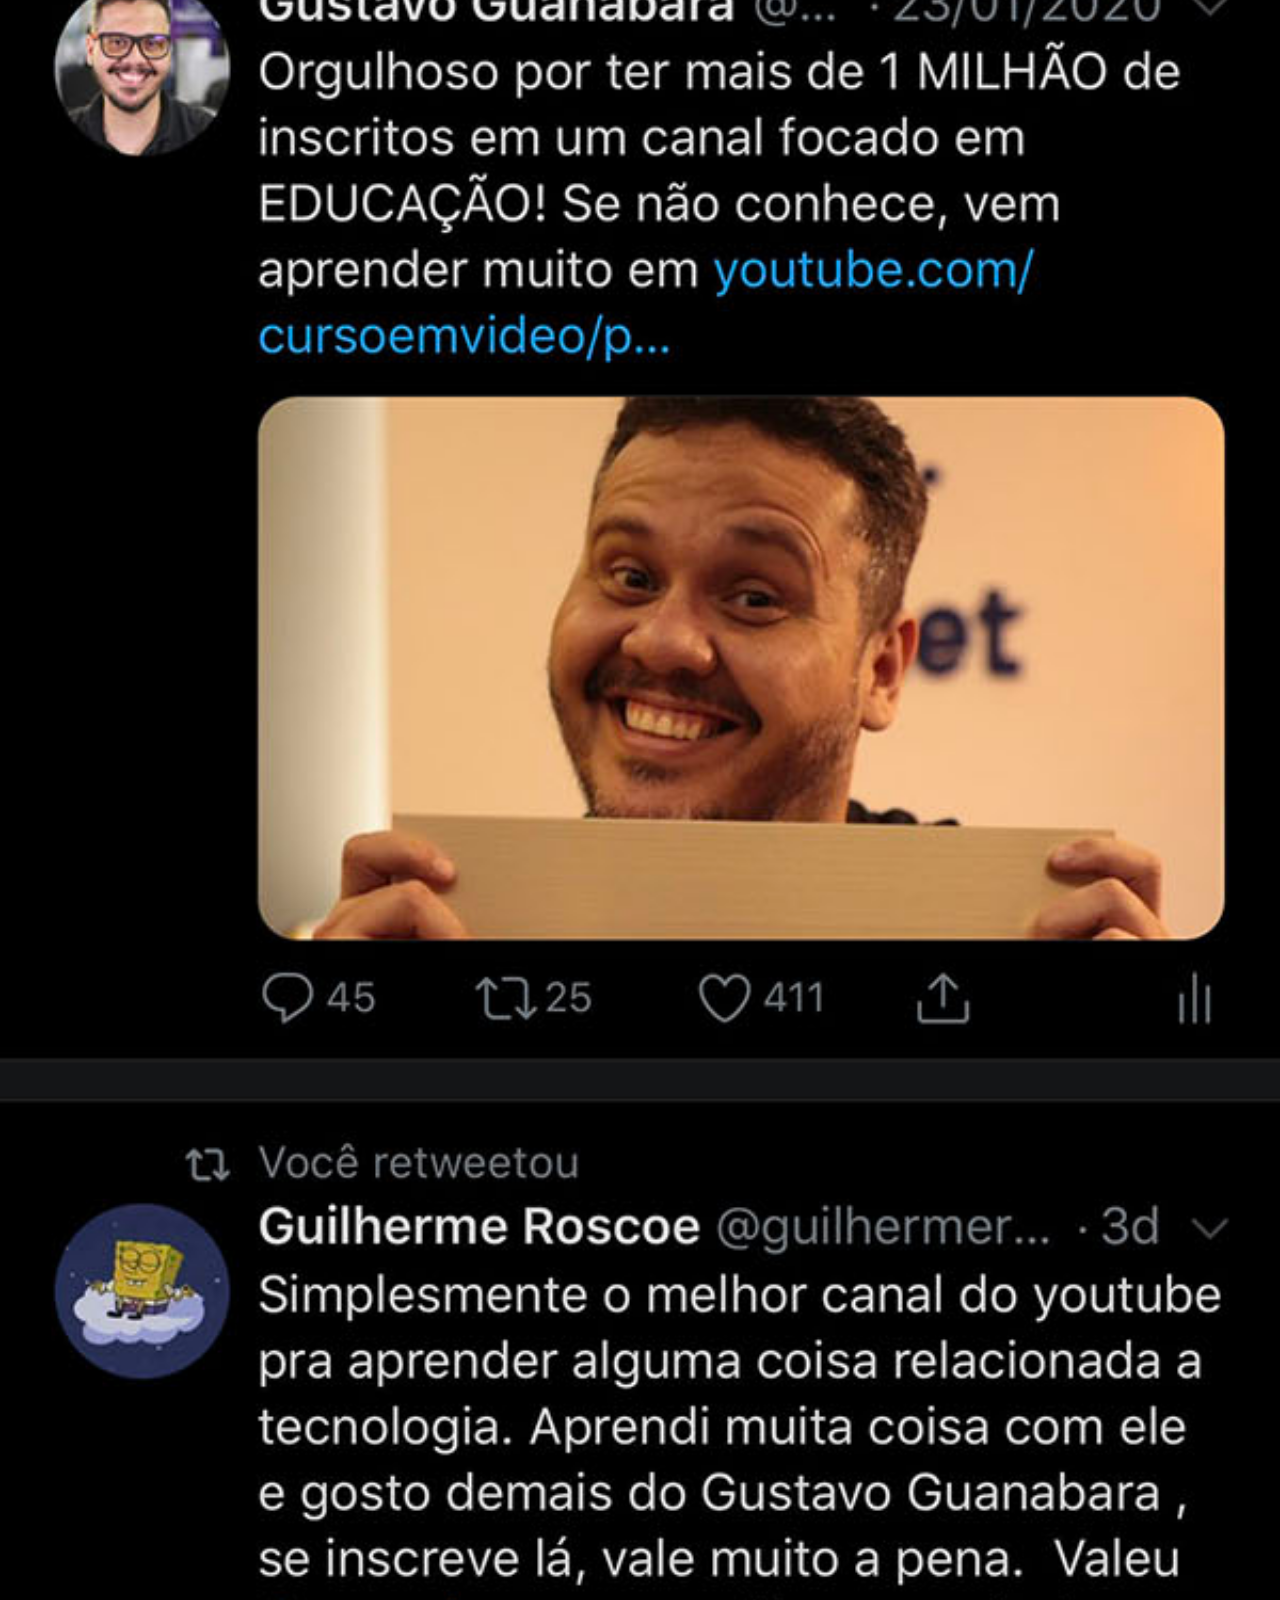
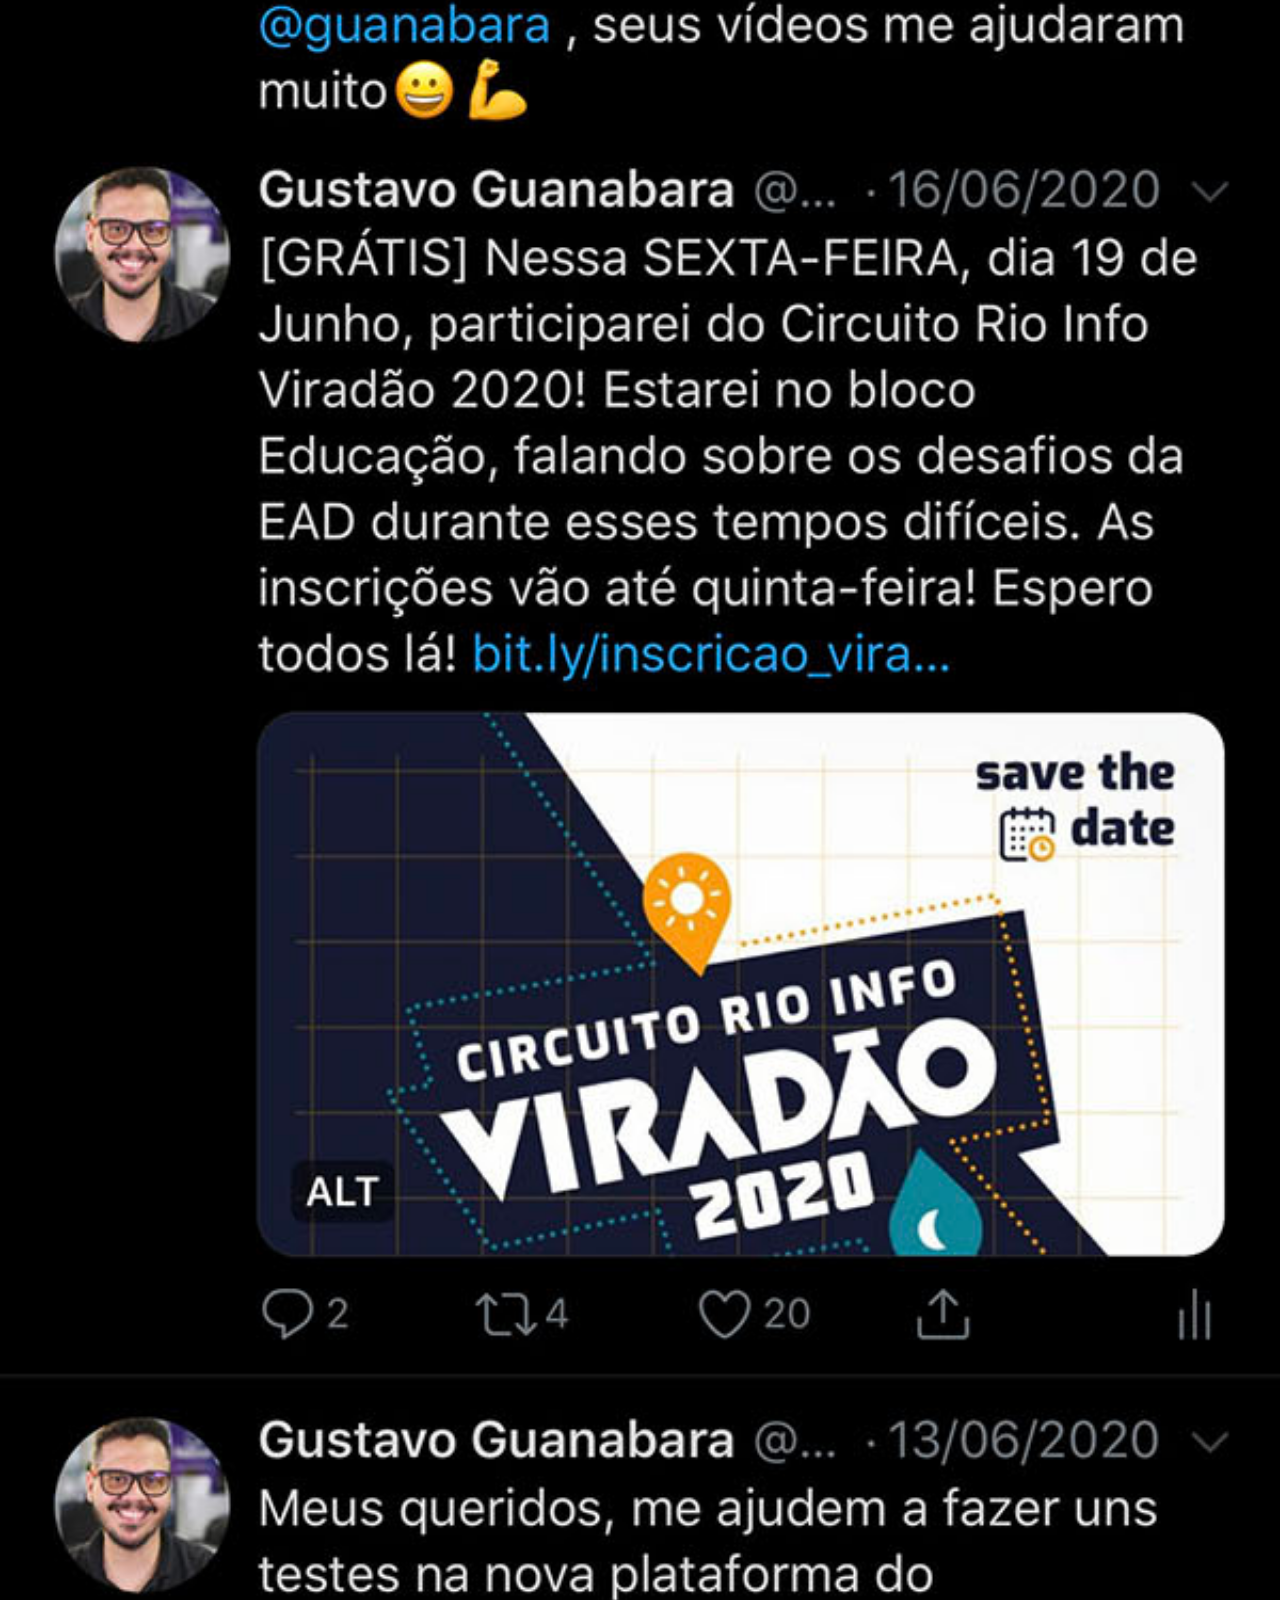
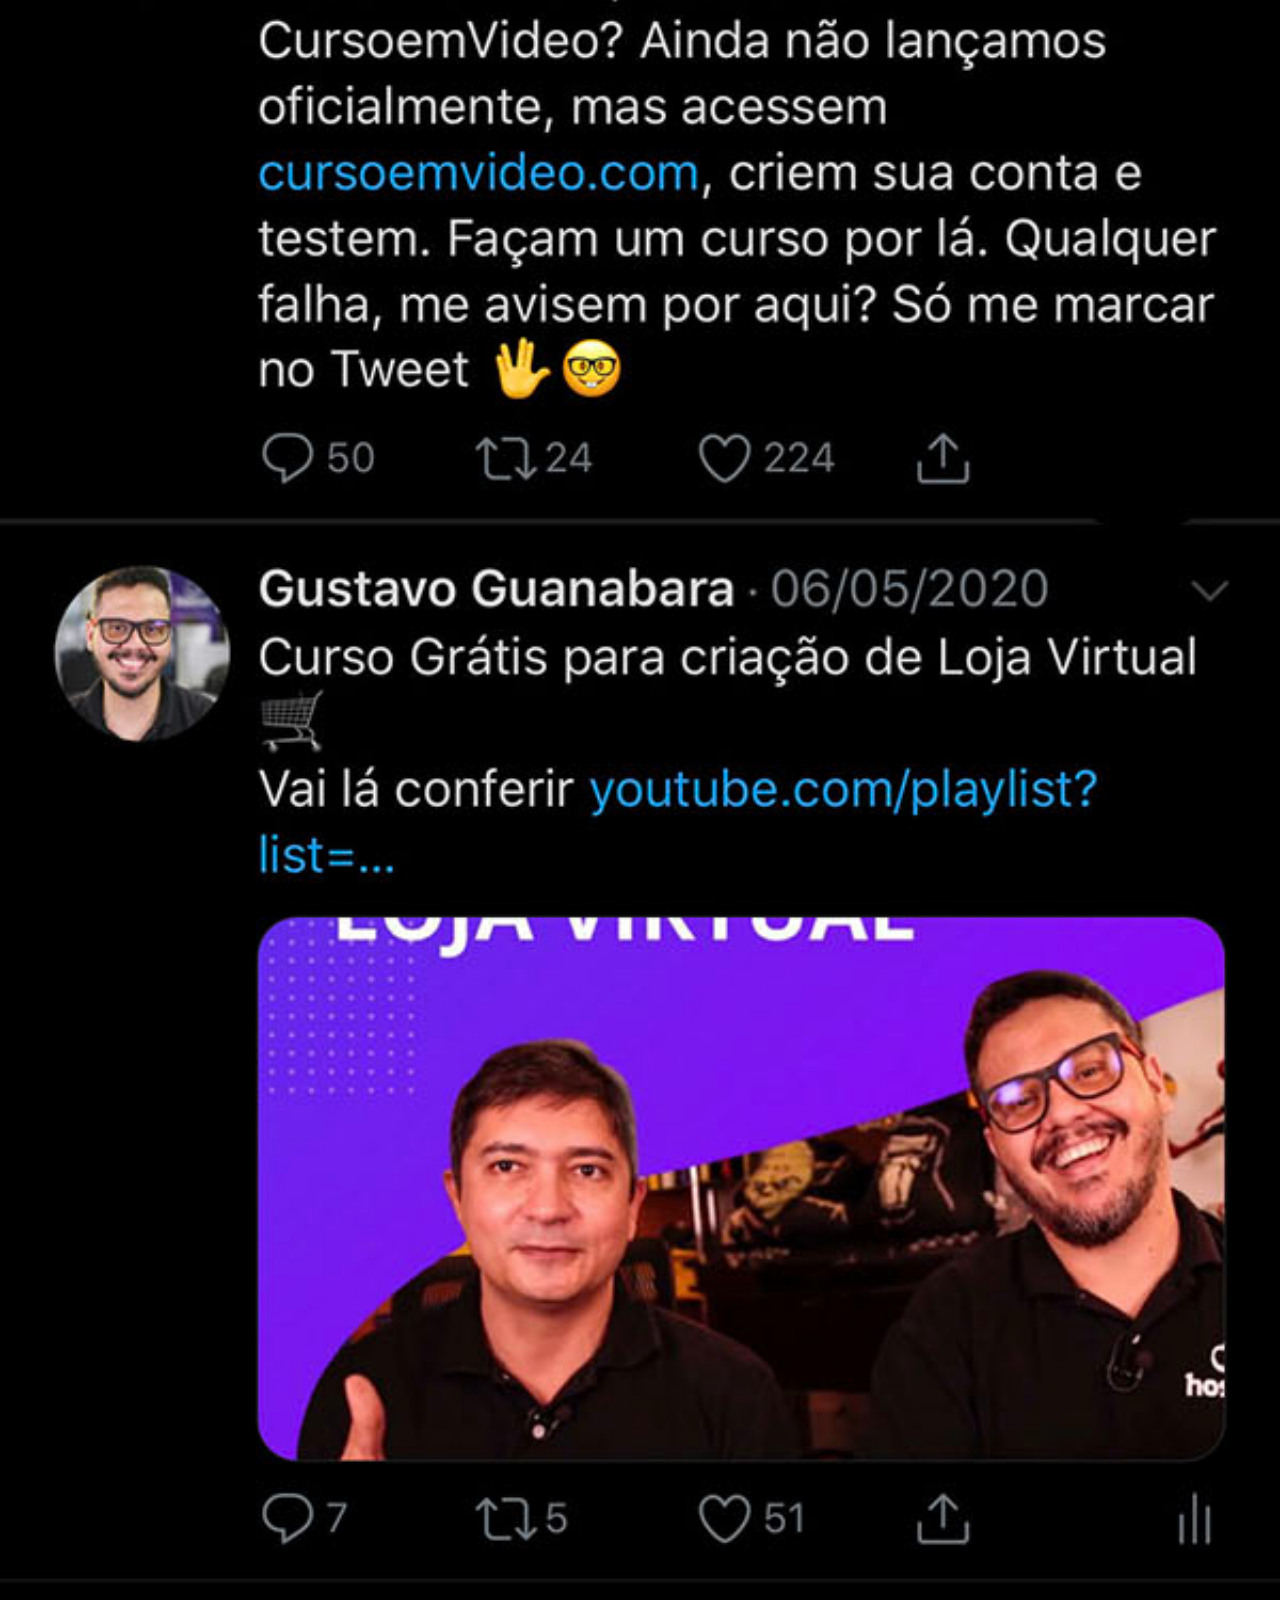
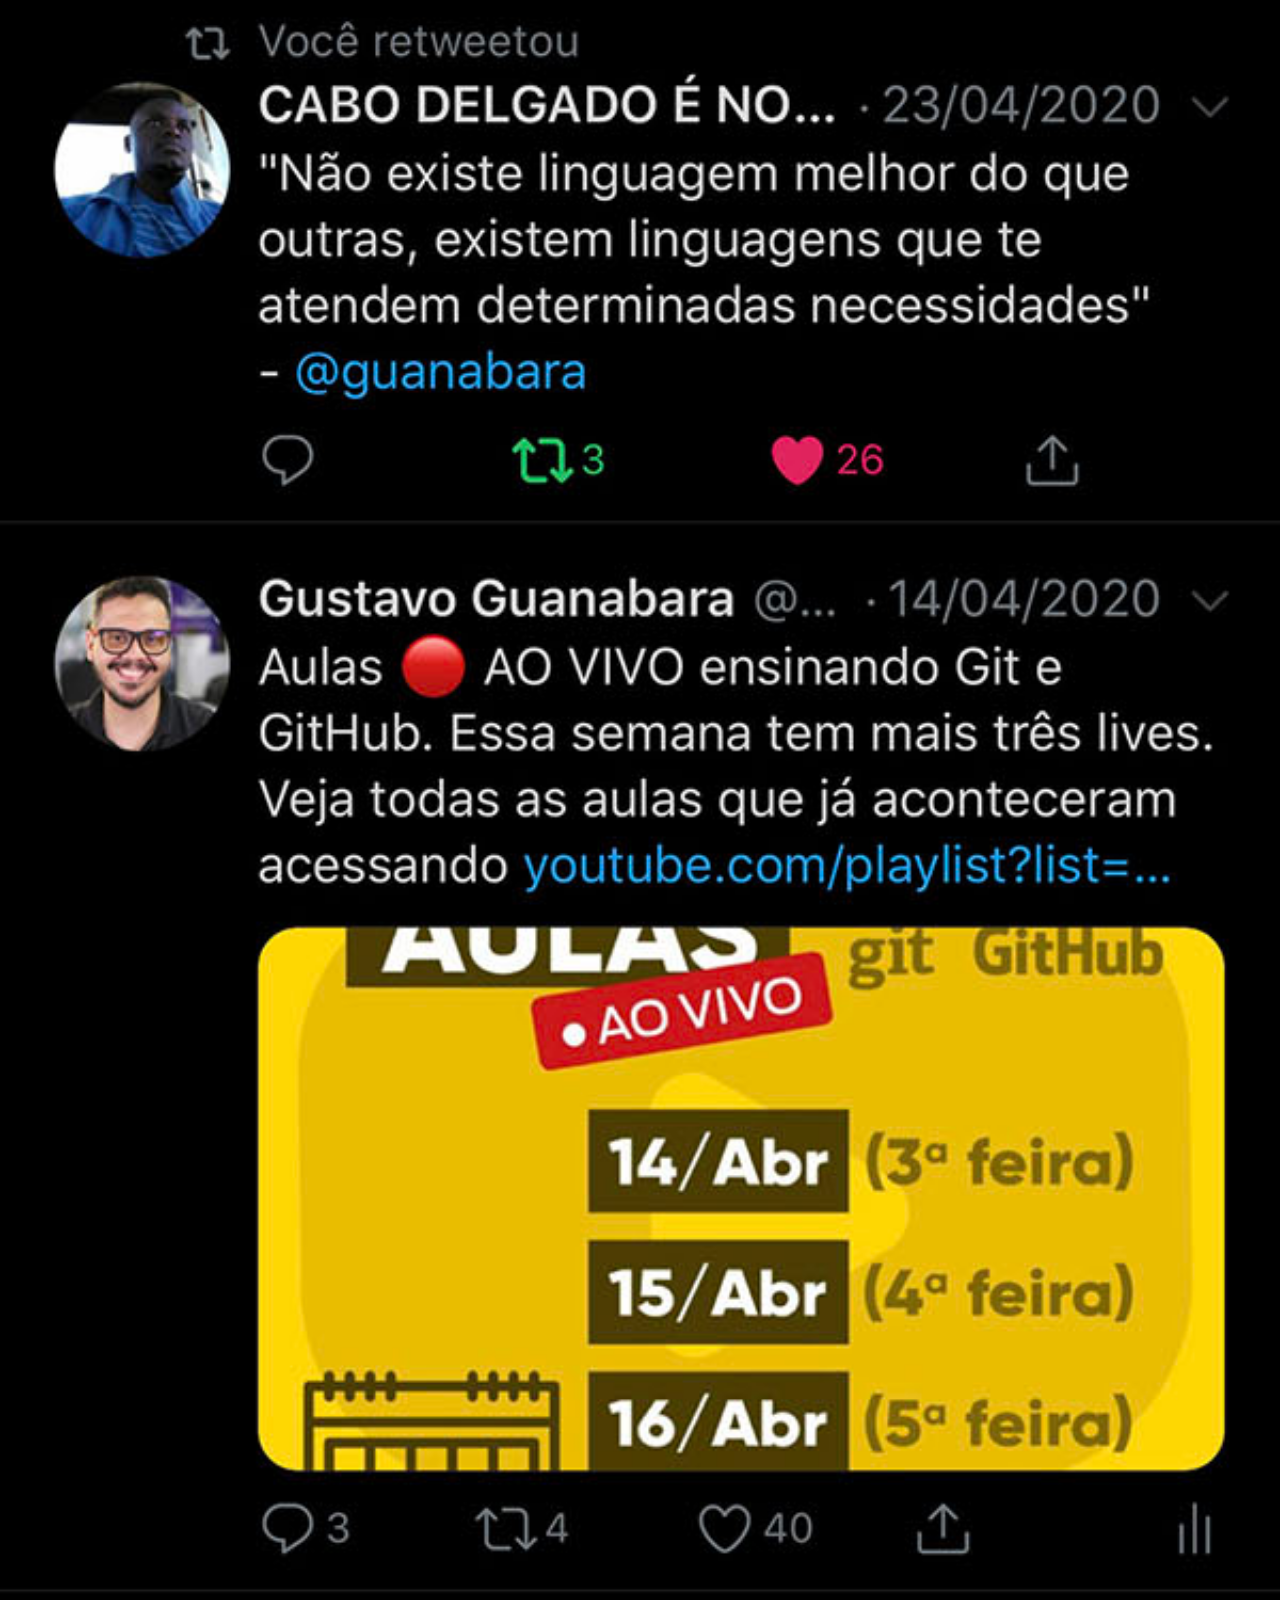
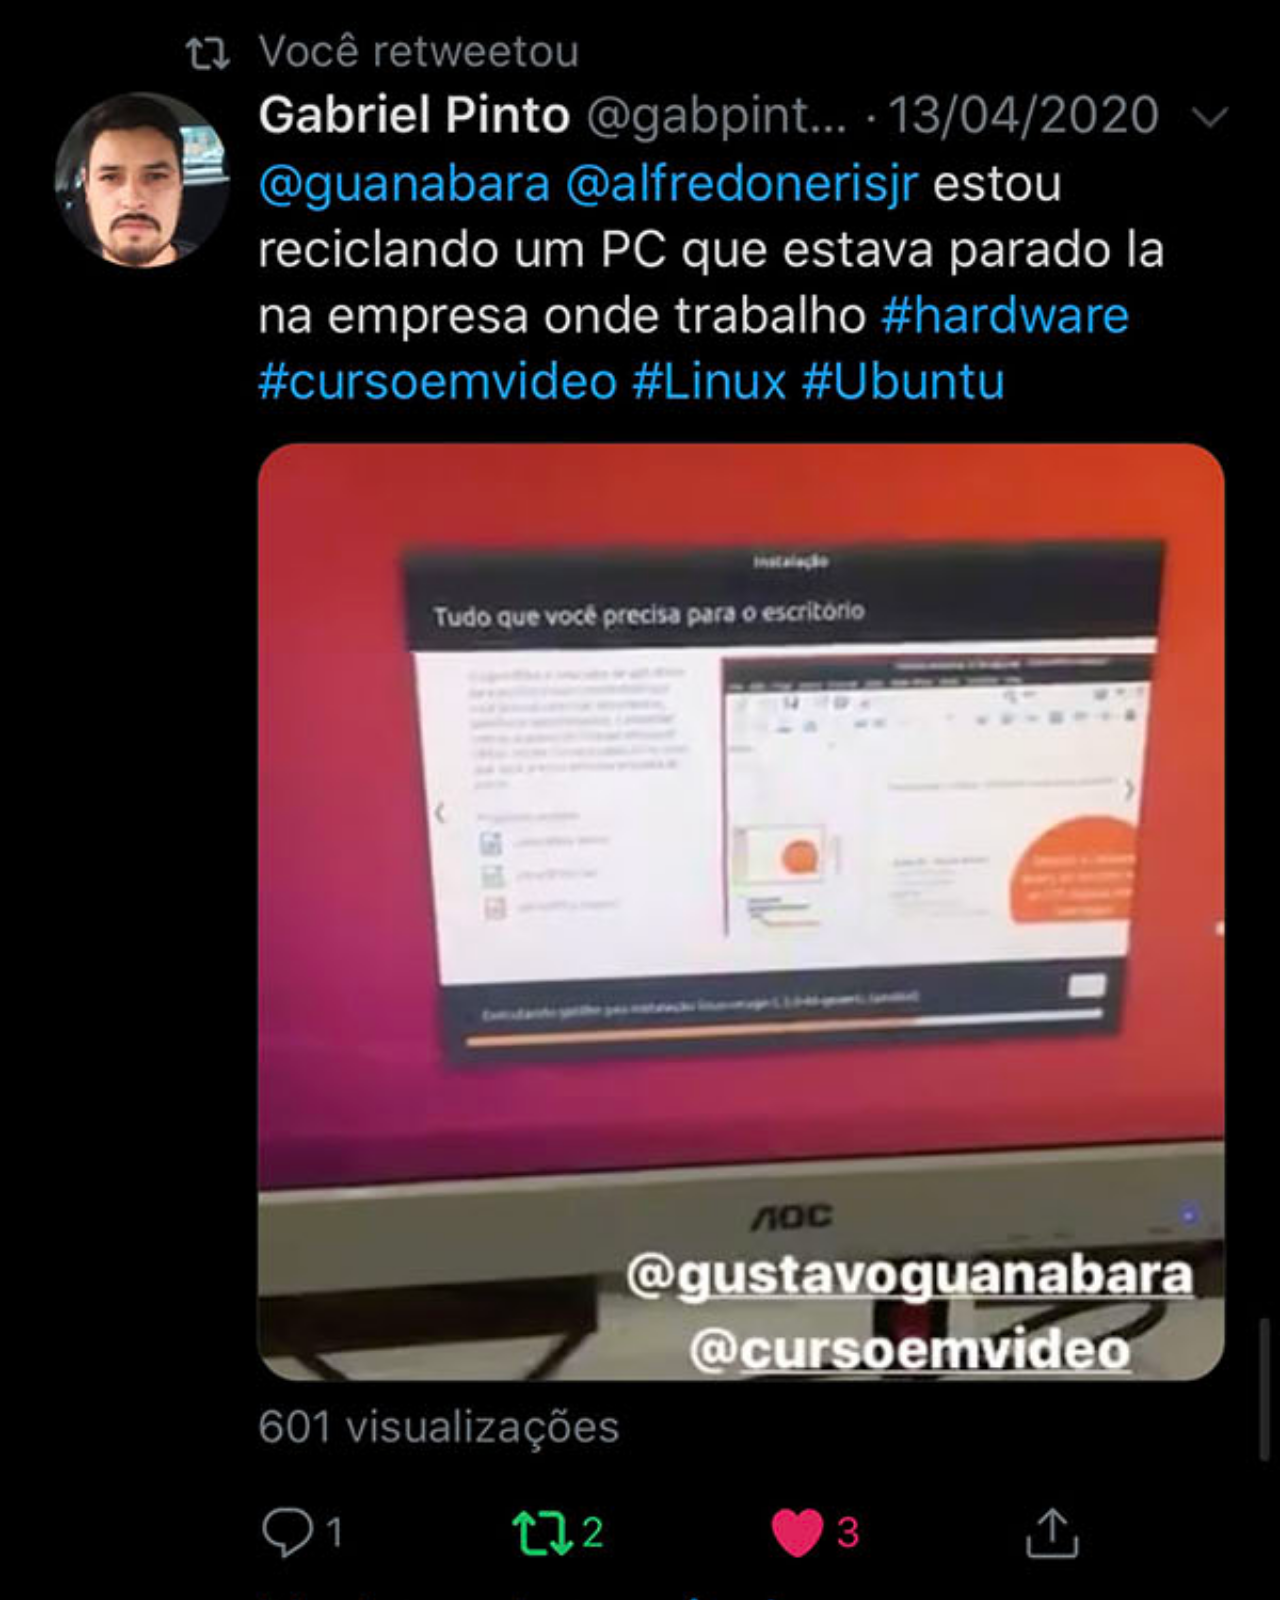
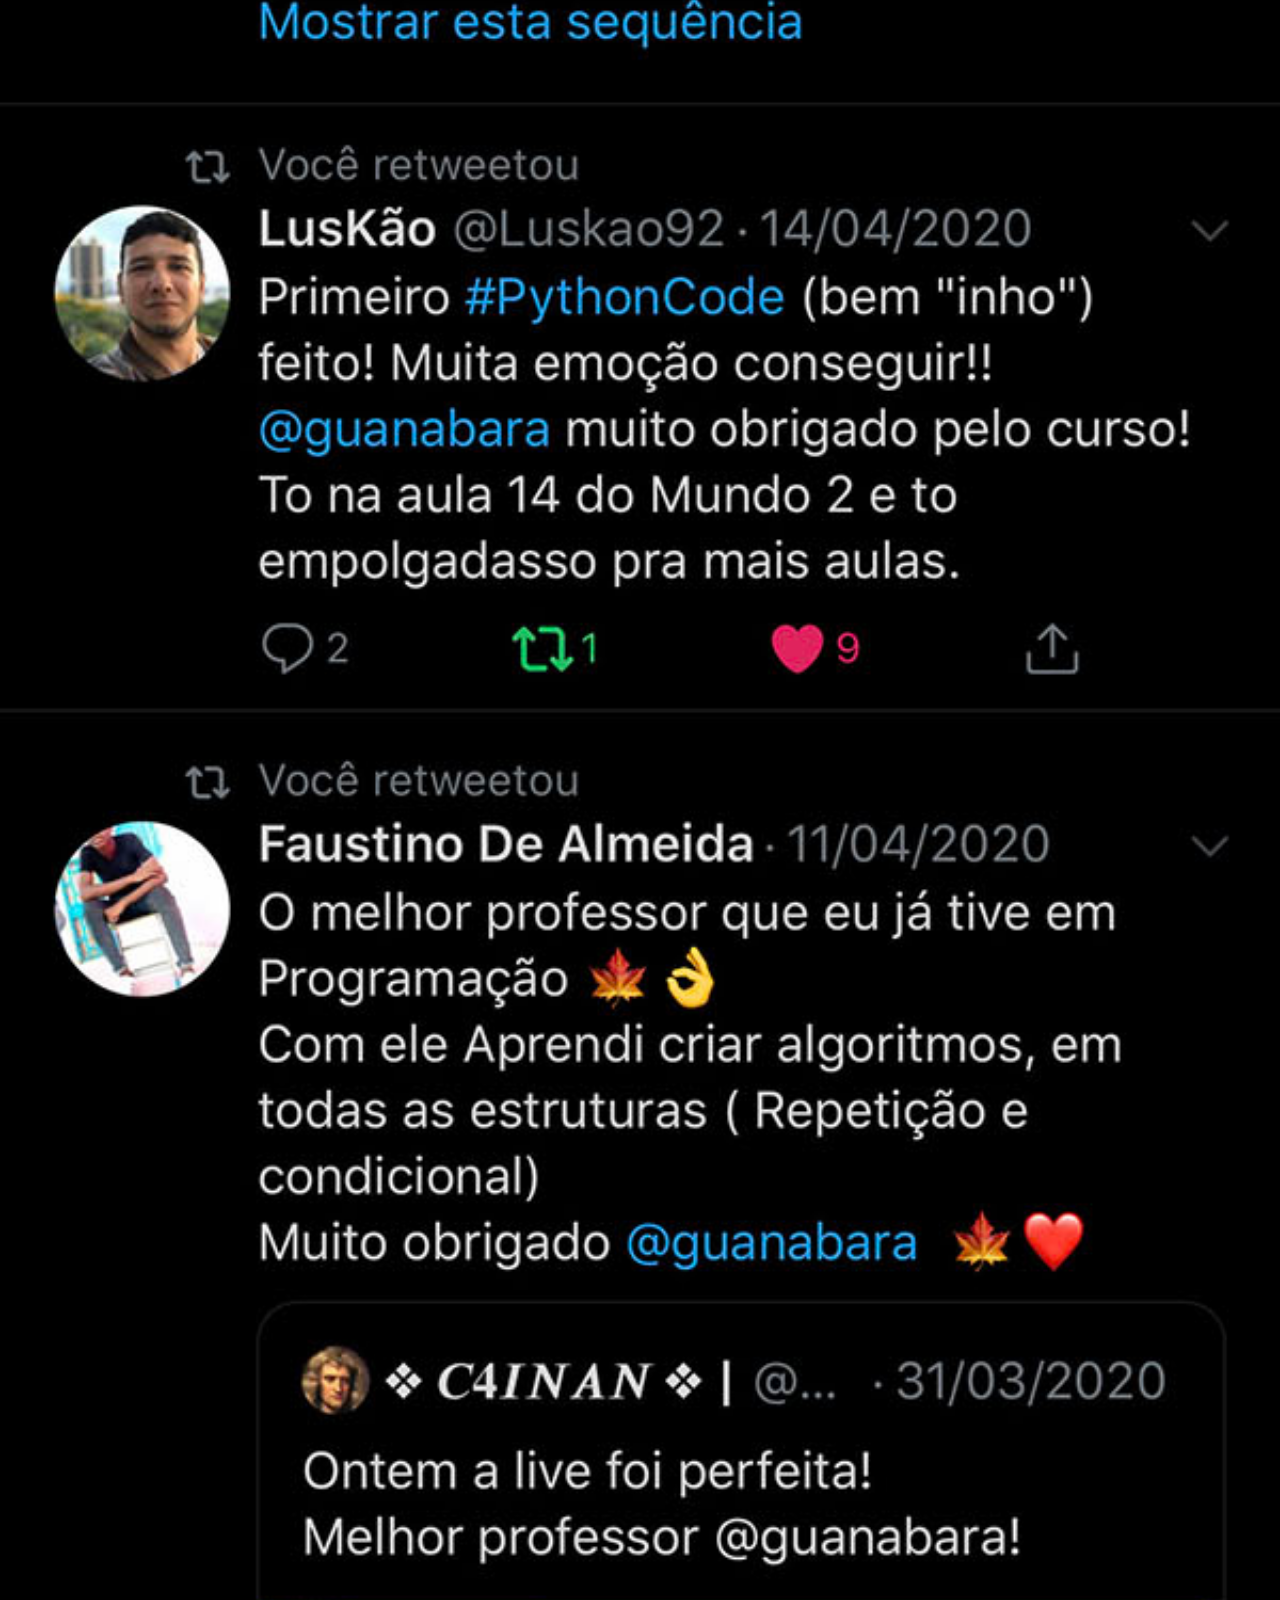
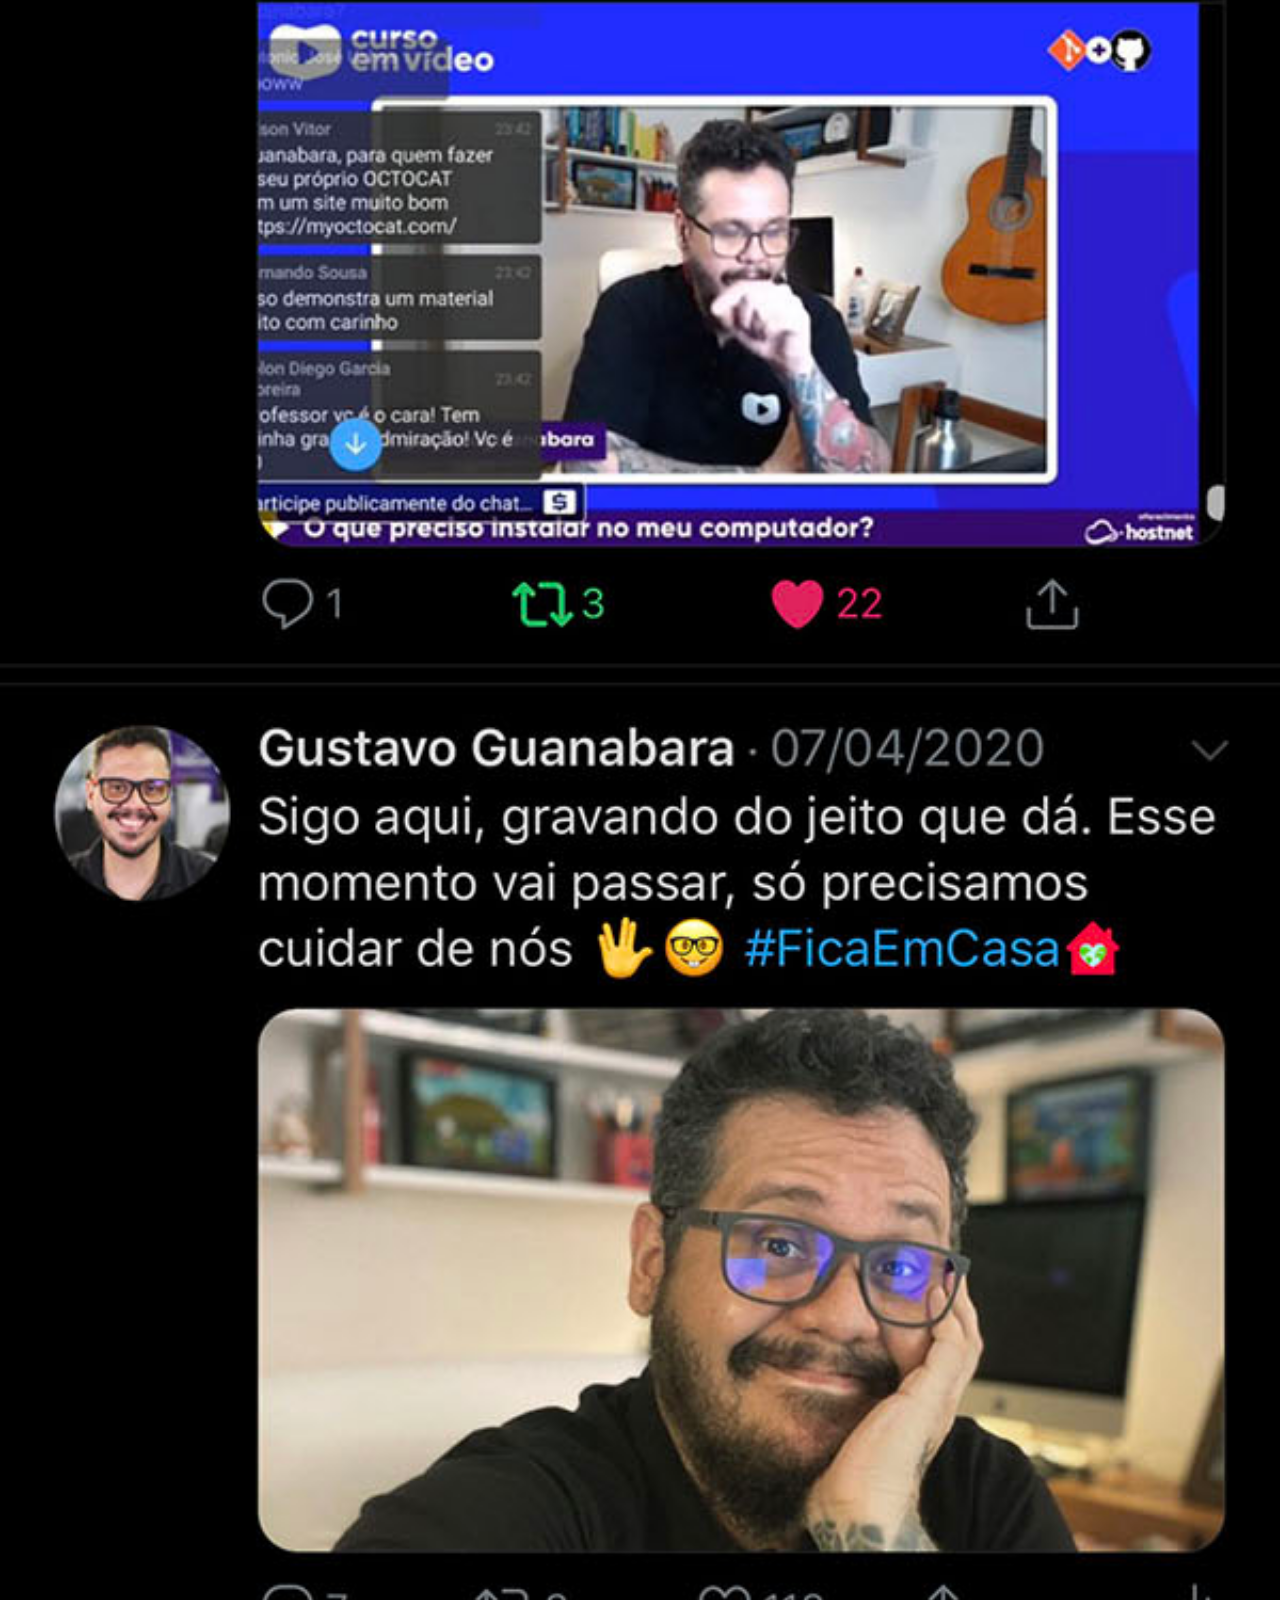
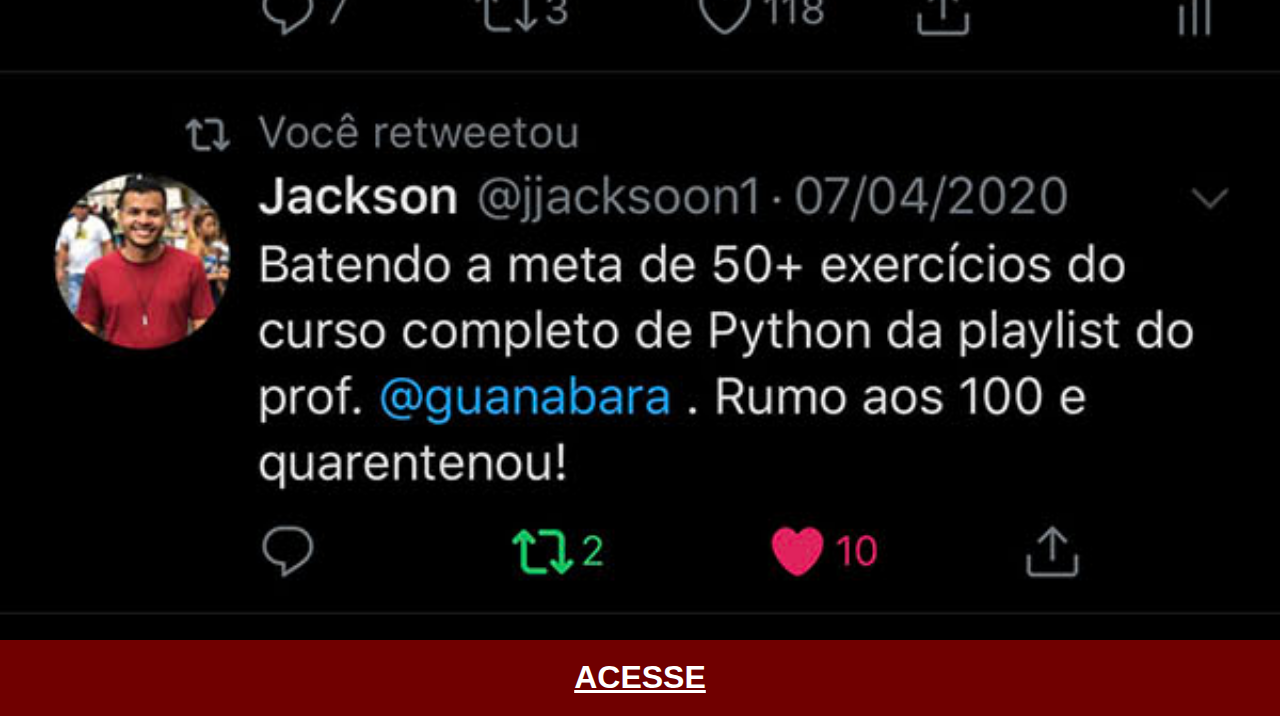
<file: redes/twitter.html>
<!DOCTYPE html>
<html lang="pt-br">
<head>
    <meta charset="UTF-8">
    <meta name="viewport" content="width=device-width, initial-scale=1.0">
    <title>Youtube</title>
    <style>
        *{
            margin: 0px;
            padding: 0px;
        }
        body{
            font-family: Arial, Helvetica, sans-serif;
            
        }

        ::-webkit-scrollbar{
            width: 0px;
            height: 0px;
        }

        img{
            width: 100vw;
        }

        a{
            display: block;
            background-color: rgb(112, 0, 0);
            text-align: center;
            font-weight: bolder;
            font-size: 200%;
            color: white;   
            padding: 20px; 
            margin: -5px;
        }
        

    </style>
</head>
<body>
    <img src="../pacote-d013/imagens/tela-twitter.jpg" alt="youtube">
    <div ><a href="https://twitter.com/guanabara?ref_src=twsrc%5Egoogle%7Ctwcamp%5Eserp%7Ctwgr%5Eauthor" target="_blank">ACESSE</a></div>
</body>
</html>
</file>
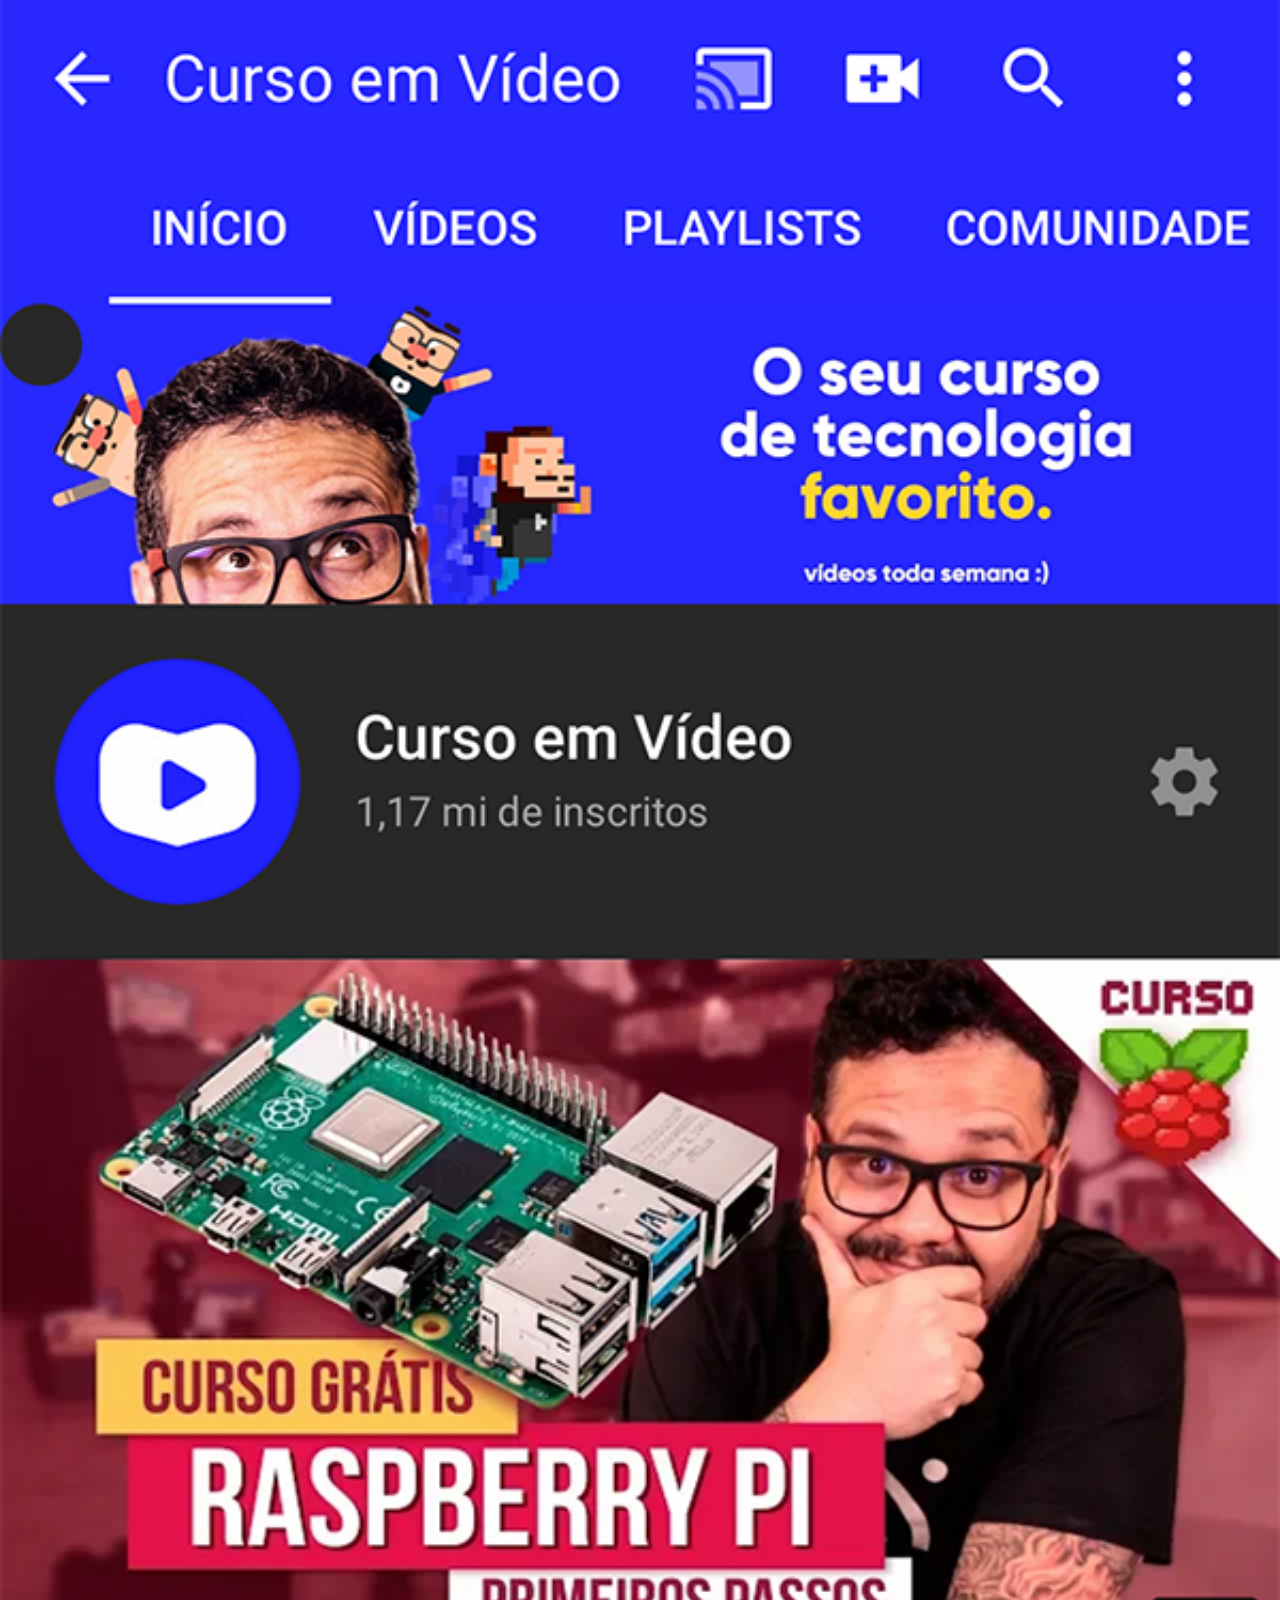
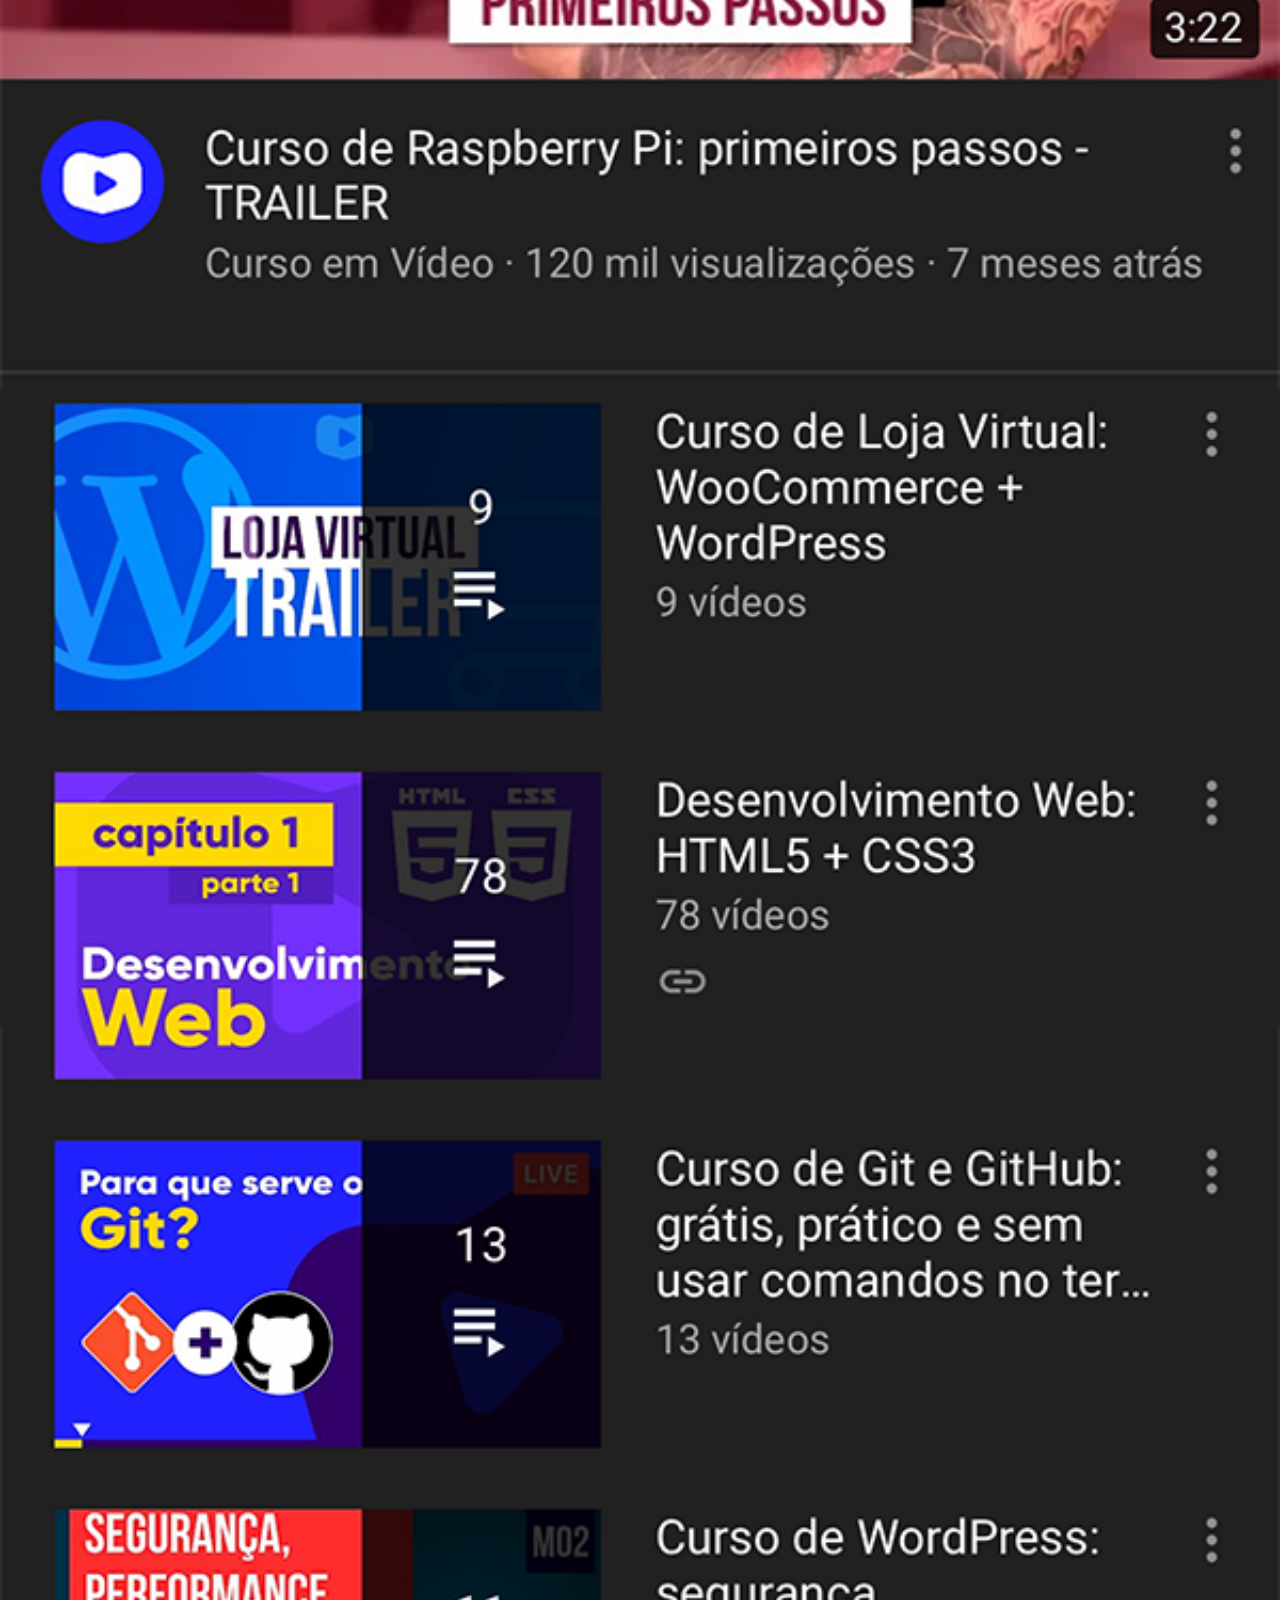
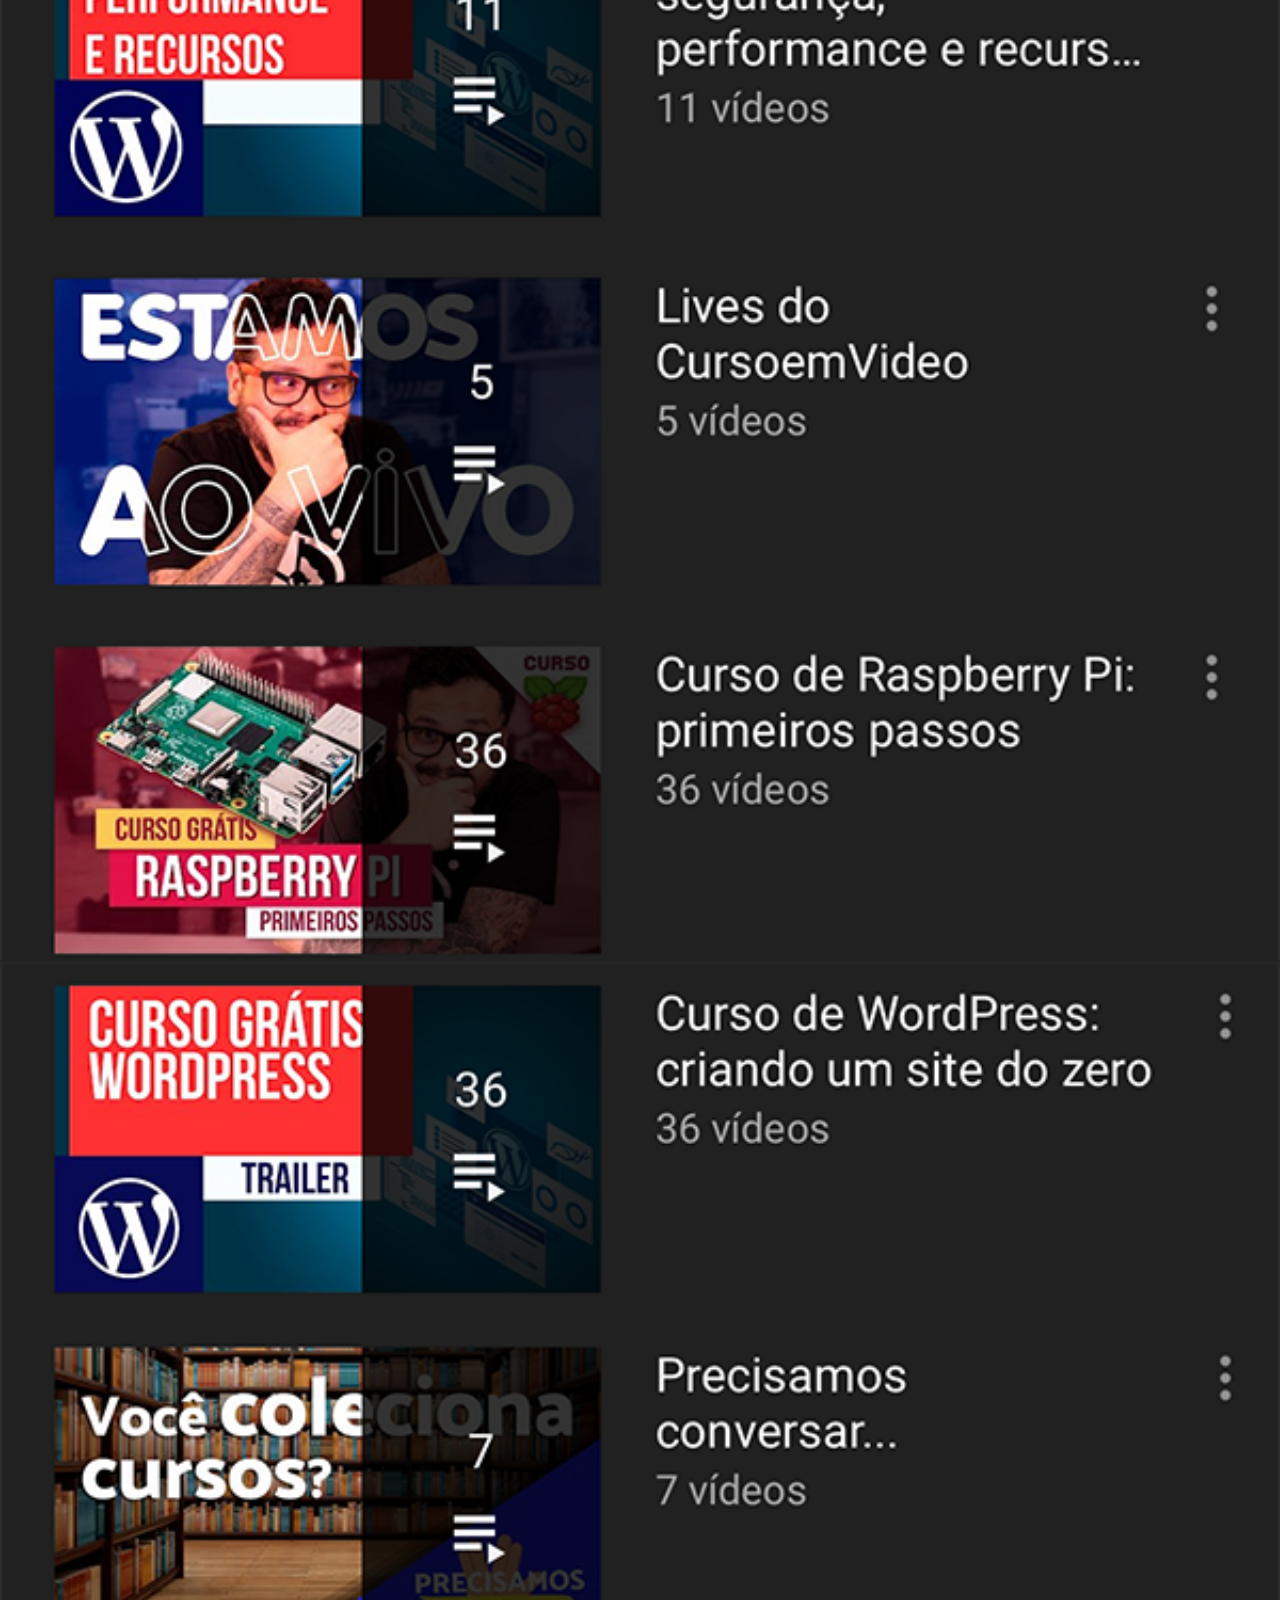
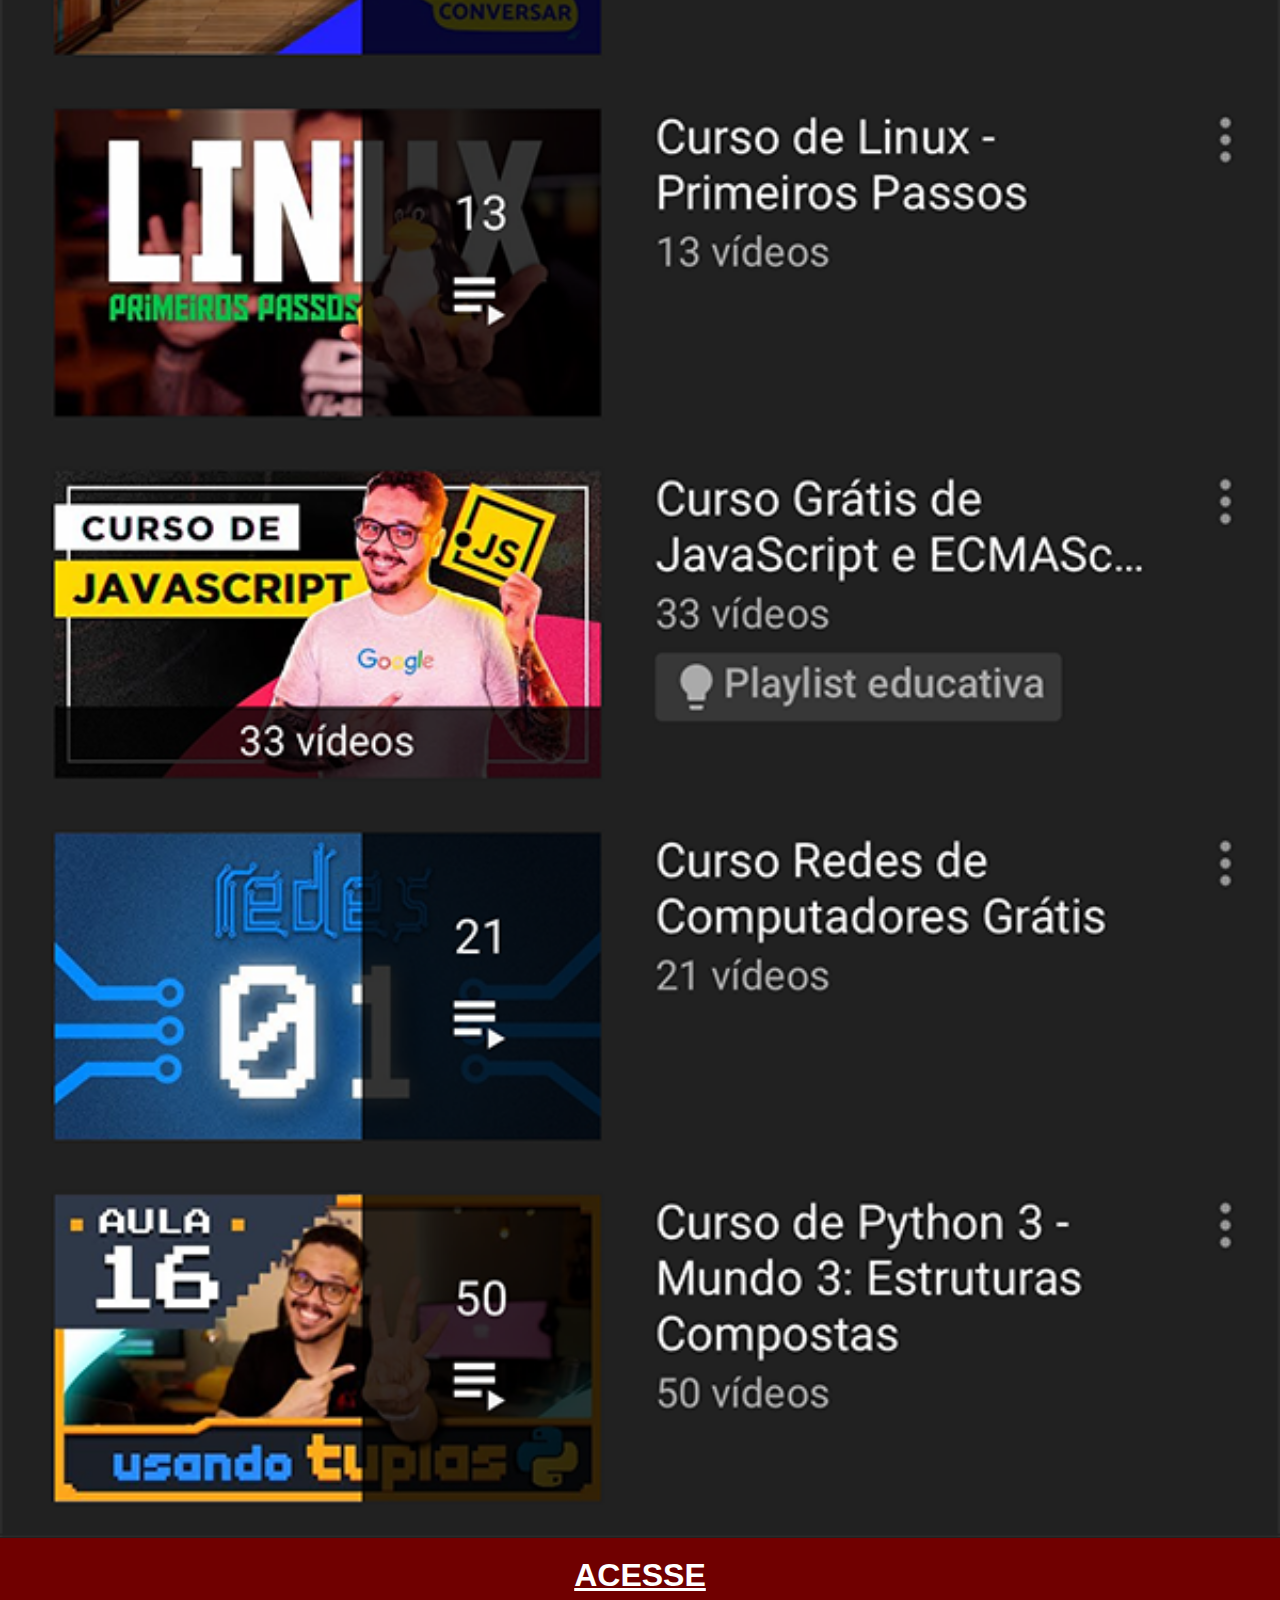
<file: redes/youtube.html>
<!DOCTYPE html>
<html lang="pt-br">
<head>
    <meta charset="UTF-8">
    <meta name="viewport" content="width=device-width, initial-scale=1.0">
    <title>Youtube</title>
    <style>
        *{
            margin: 0px;
            padding: 0px;
        }
        body{
            font-family: Arial, Helvetica, sans-serif;
            
        }

        ::-webkit-scrollbar{
            width: 0px;
            height: 0px;
        }

        img{
            width: 100vw;
        }

        a{
            display: block;
            background-color: rgb(112, 0, 0);
            text-align: center;
            font-weight: bolder;
            font-size: 200%;
            color: white;   
            padding: 20px; 
            margin: -5px;
        }
        

    </style>
</head>
<body>
    <img src="../pacote-d013/imagens/tela-youtube.png" alt="youtube">
    <div ><a href="https://www.youtube.com/@CursoemVideo" target="_blank">ACESSE</a></div>
</body>
</html>
</file>
<file: style.css>
@charset "UTF-8";

* {
    margin: 0px;
    padding: 0px;
    font-family: Arial, Helvetica, sans-serif;
}

body{
    width: 100vw;
    height: 100vh;
    background-color: black;
    background-image: url(pacote-d013/imagens/fundo-madeira.jpg);
    background-attachment: fixed;
}

main{
    height: 90vh;
    position: relative;
}

#telefone{
    background-image: url(pacote-d013/imagens/frame-iphone.png);
    height: 627px;
    width: 310px;

    position: absolute;
    top: 50%;
    left: 50%;
    right: 50%;
    transform: translate(-50%, -50%);
    
}

#tela-inicial{
    position: absolute;
    top: 80px;
    left: 22px;
    width: 269px;
    height: 471px;    
}

#redes-sociais > a > img{
    width: 6vw;
    border-radius: 50%;
    margin: 10px;
}

#redes-sociais{
    text-align: right;       
}

#redes-sociais > a > img:hover{
    border: 2px solid rgba(133, 133, 133, 0.295);
    transform: translate(-3px, -3px);
    box-shadow: 5px 5px 10px rgba(0, 0, 0, 0.63);
    transition: 0.5s;
}

footer{
    text-align: center;
    padding: 5px;
    color: white;
    background-color: black;
    margin-top: 7vh;
}

footer > p > a{
    color: white;
    text-decoration: none;
    font-weight: bolder;
}
</file>
